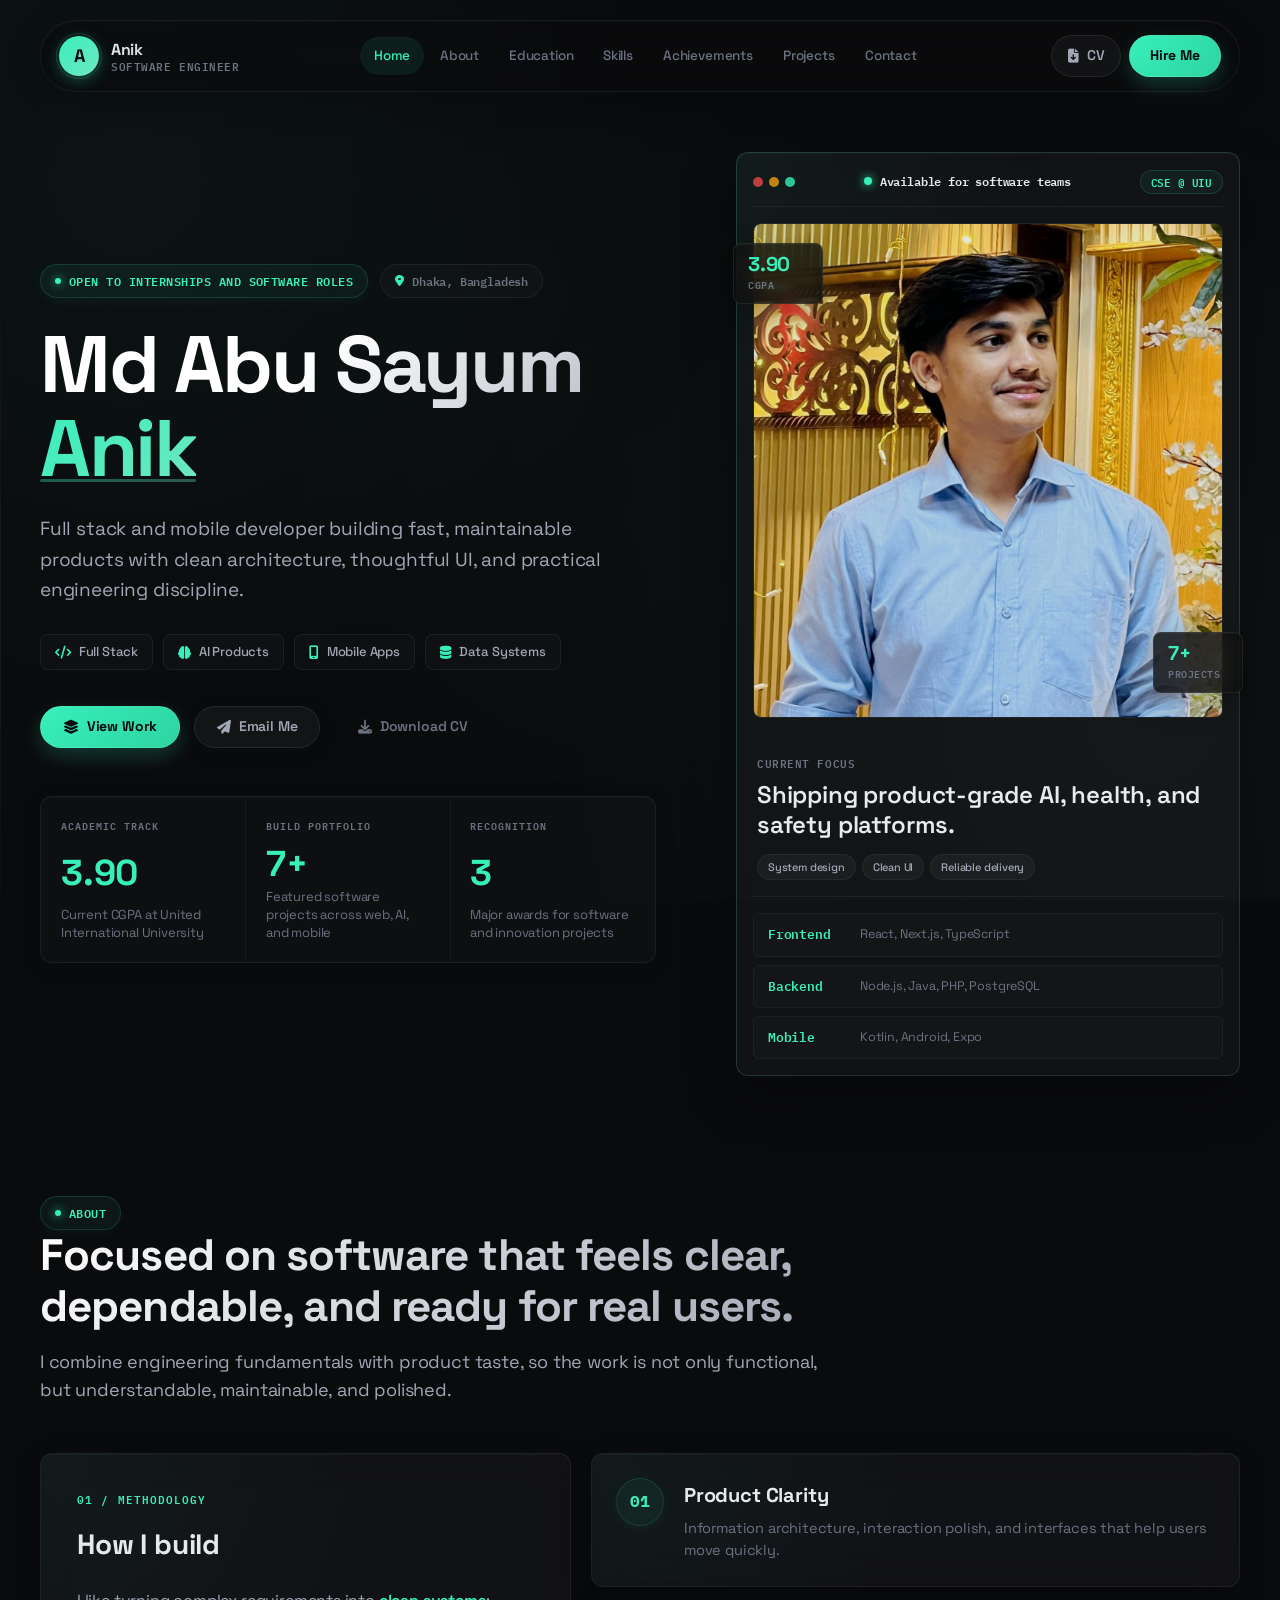
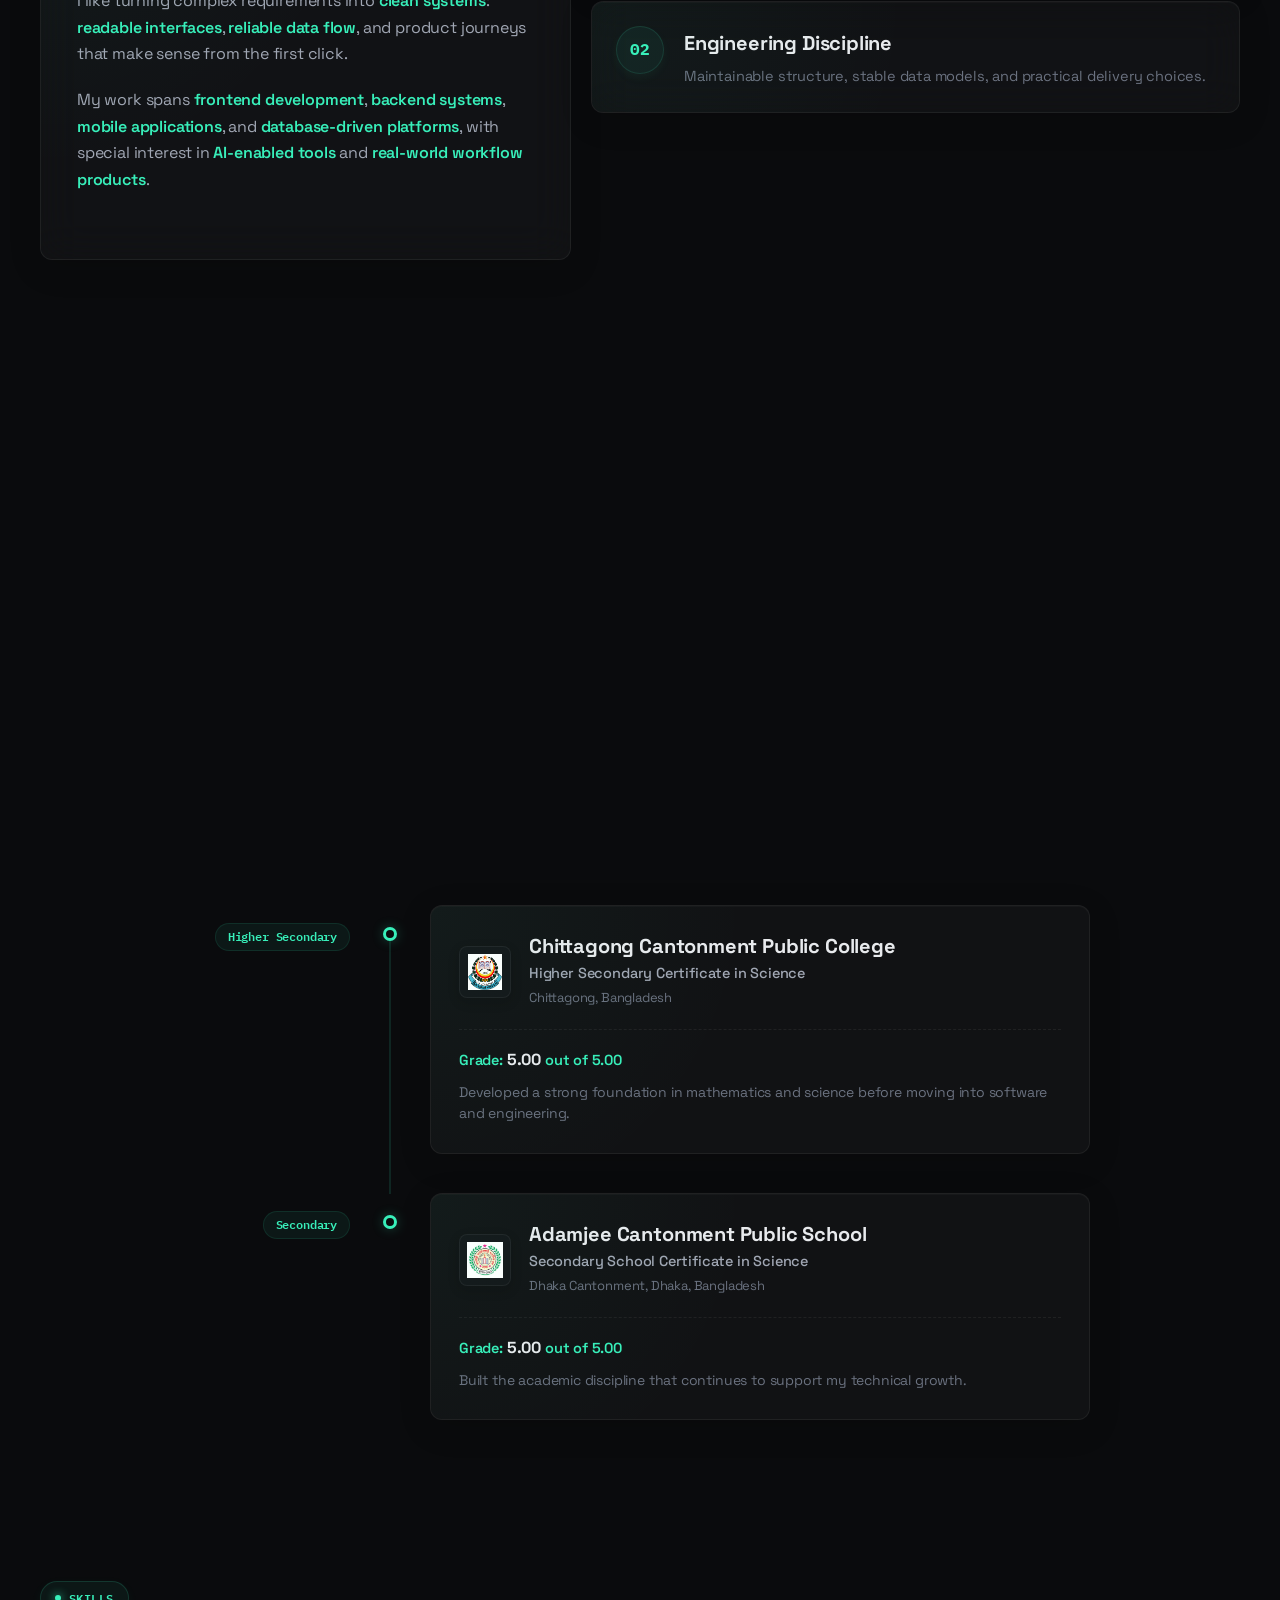
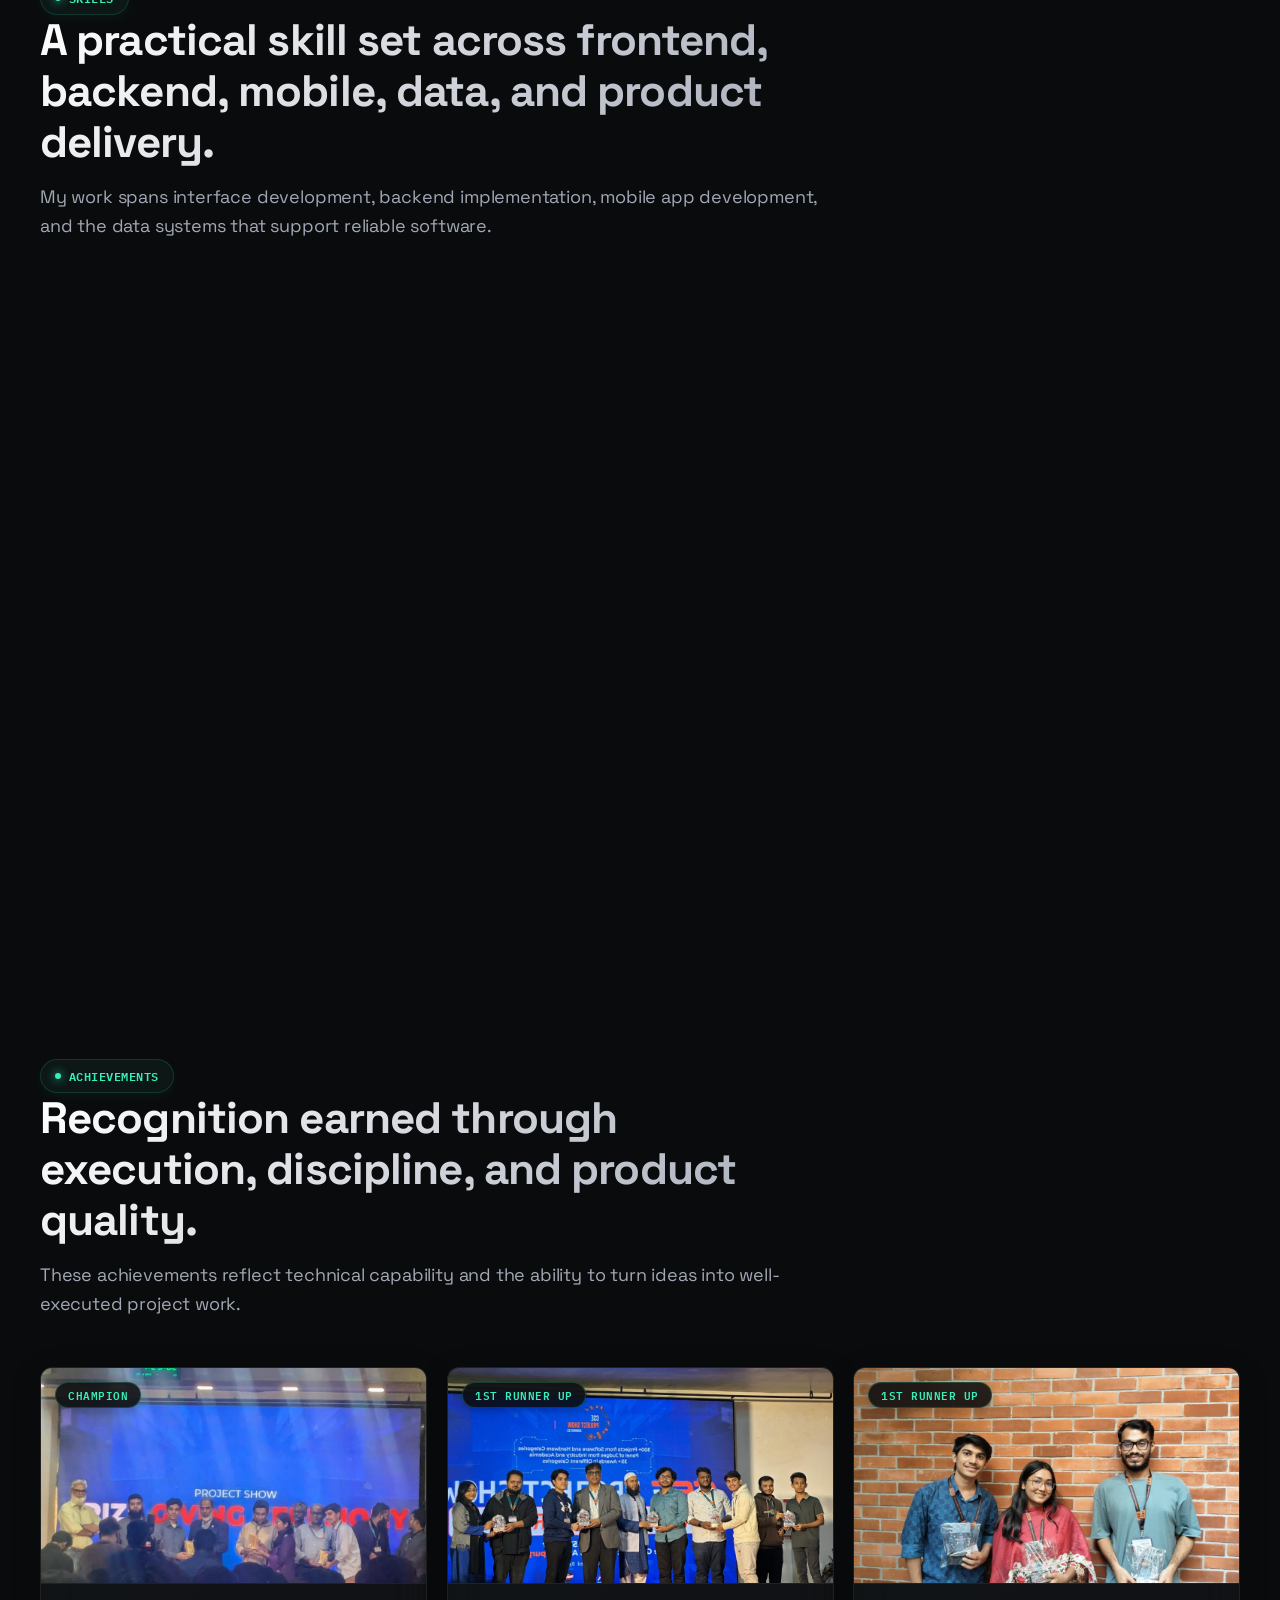
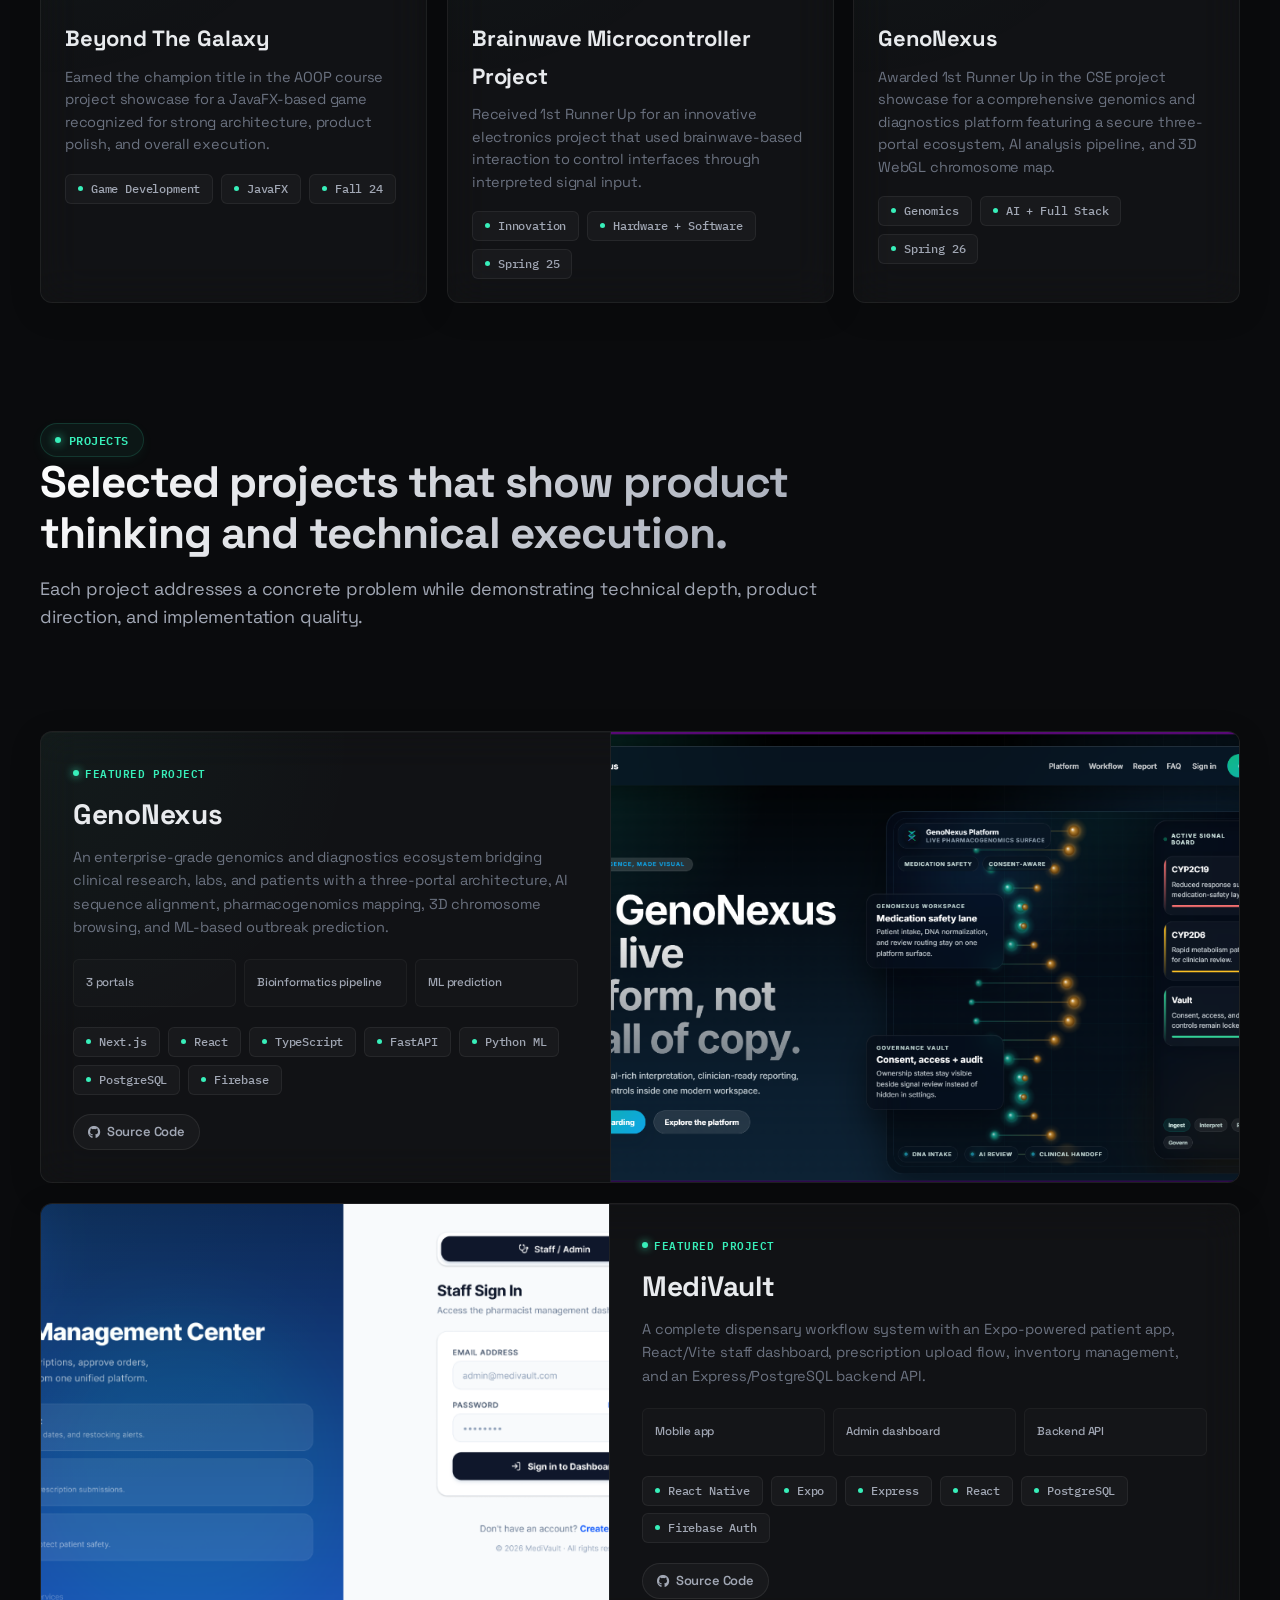
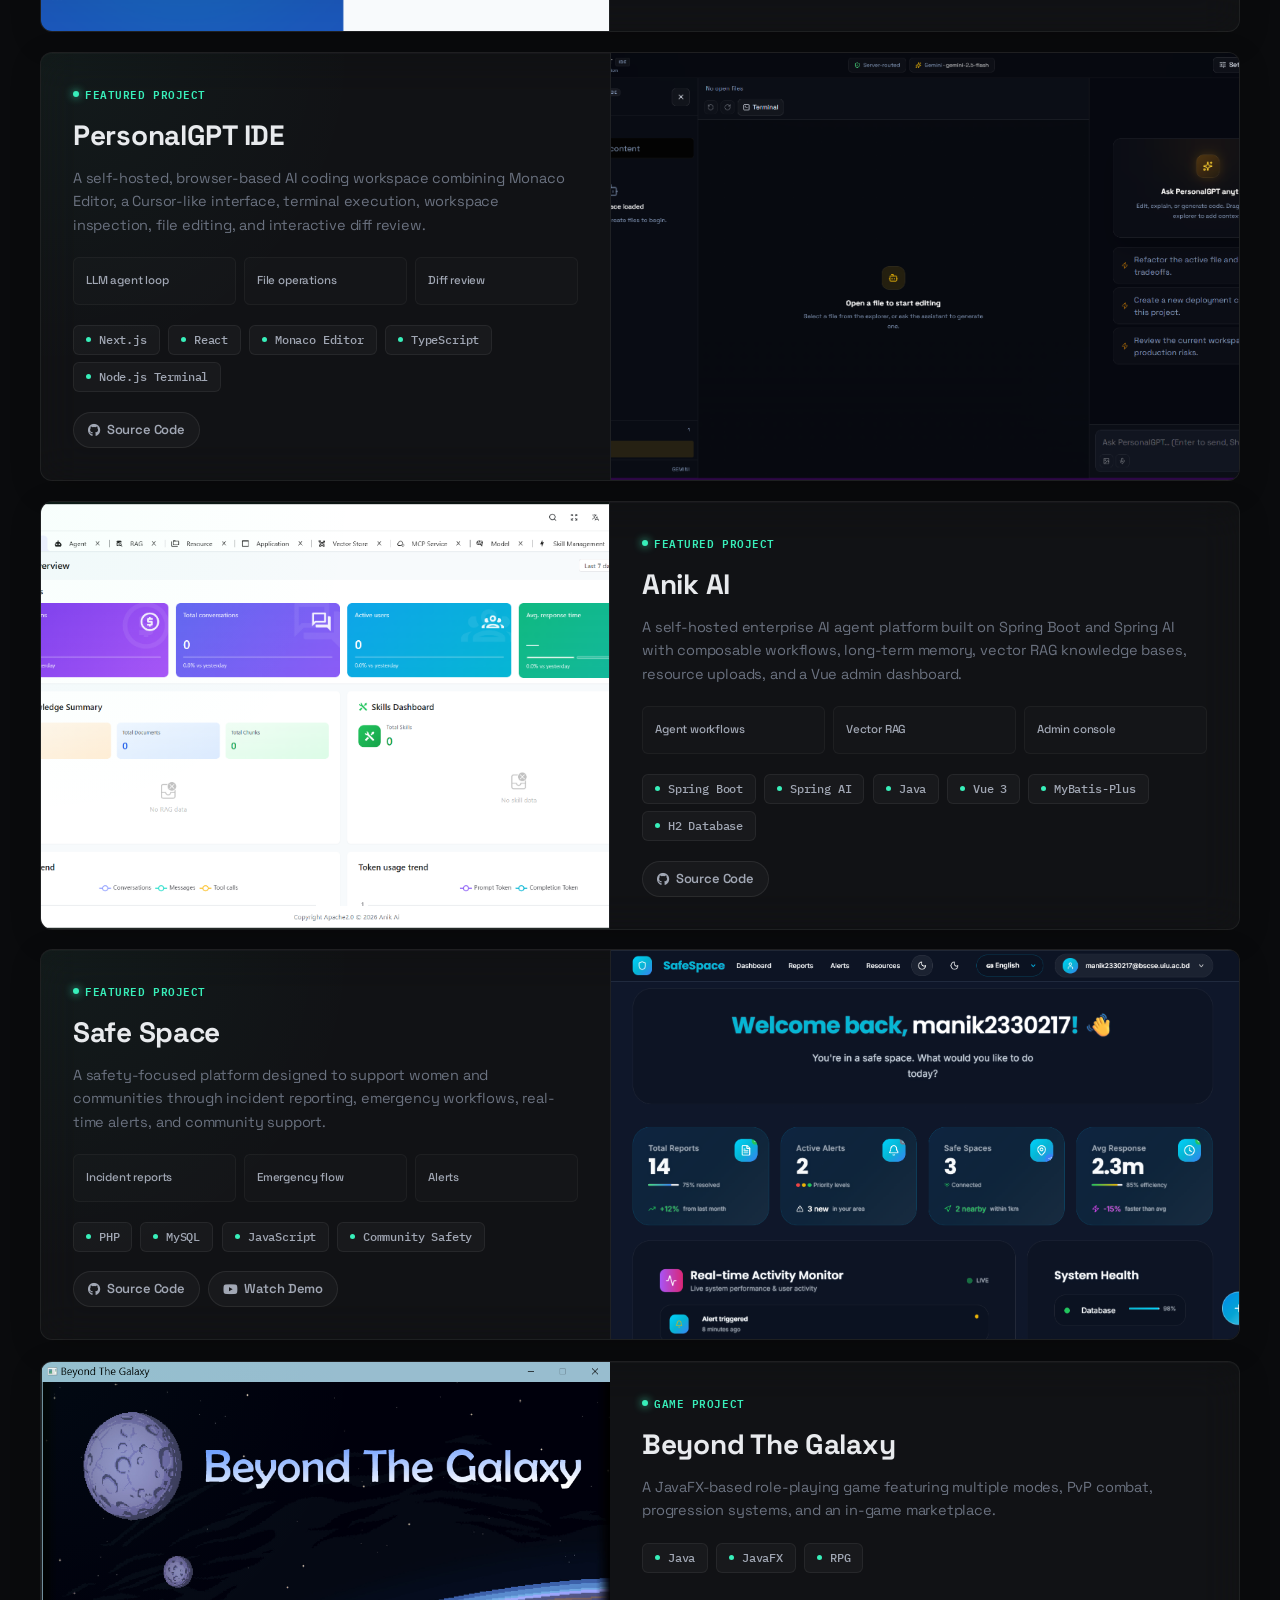
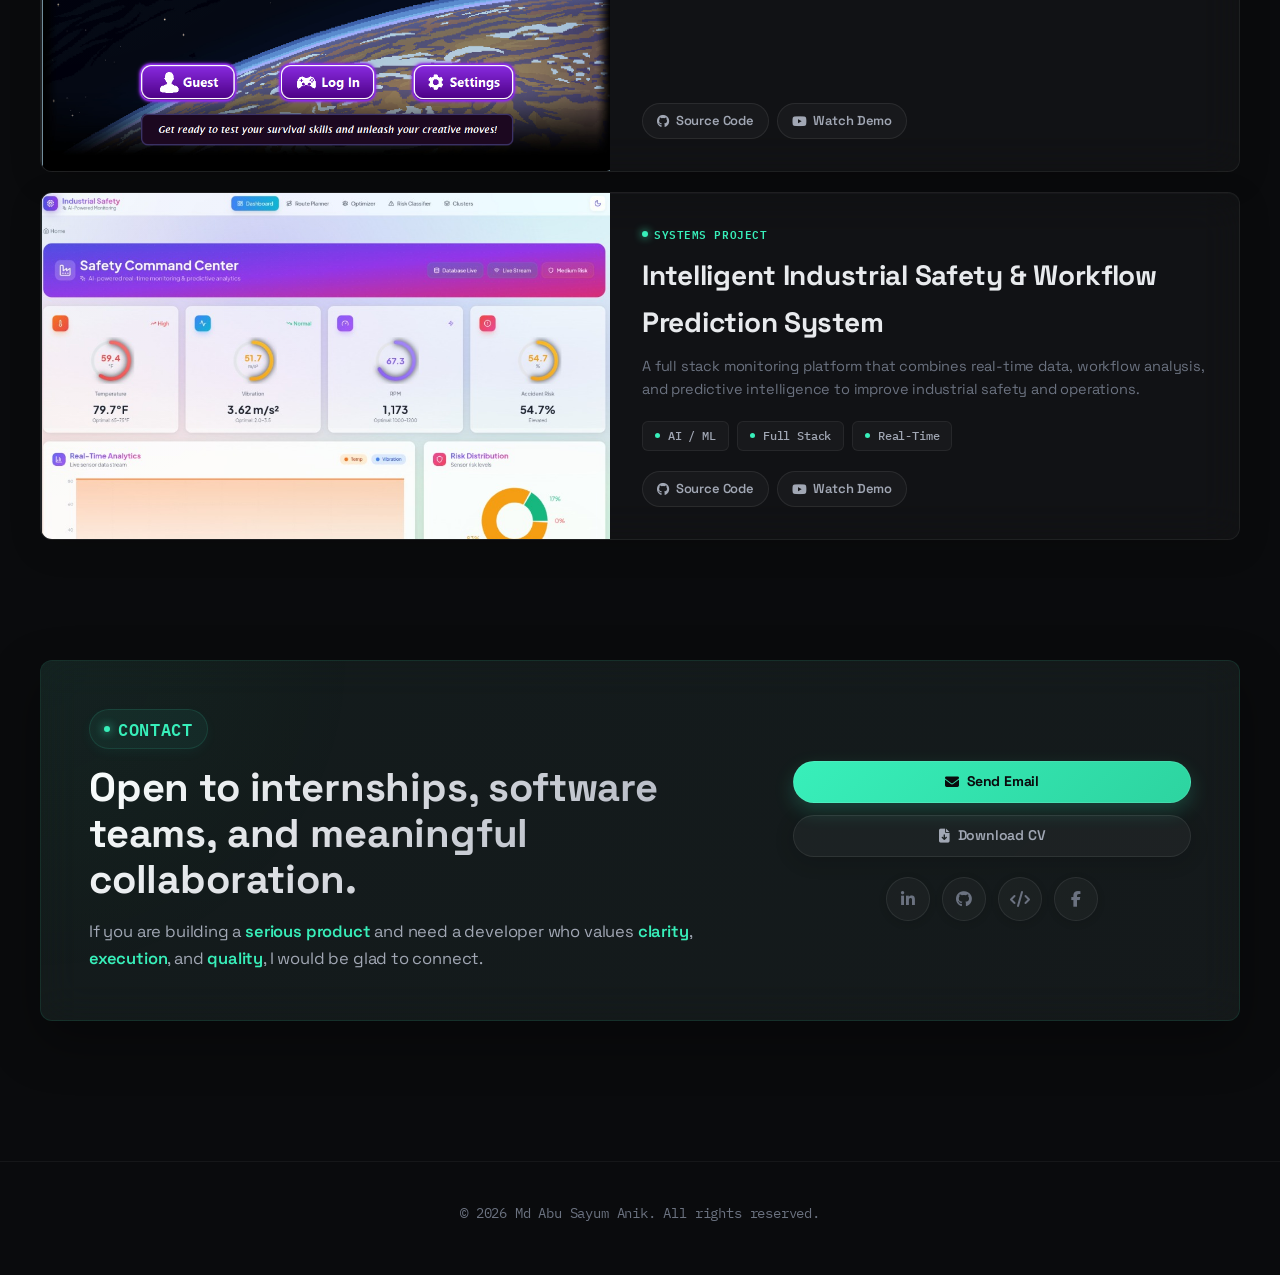
<file: index.html>
<!DOCTYPE html>
<html lang="en">

<head>
  <meta charset="UTF-8">
  <meta name="viewport" content="width=device-width, initial-scale=1.0">
  <title>Md Abu Sayum Anik | Full Stack & Mobile Developer</title>
  <meta name="description"
    content="Portfolio of Md Abu Sayum Anik - Software Engineer, Full Stack and Mobile Developer building reliable, scalable digital products.">
  <link rel="preconnect" href="https://fonts.googleapis.com">
  <link rel="preconnect" href="https://fonts.gstatic.com" crossorigin>
  <link
    href="https://fonts.googleapis.com/css2?family=Space+Grotesk:wght@400;500;600;700&family=IBM+Plex+Mono:wght@400;500;600&family=Inter:wght@400;500;600;700&display=swap"
    rel="stylesheet">
  <meta name="theme-color" content="#0a0b0d">
  <link rel="stylesheet" href="https://cdnjs.cloudflare.com/ajax/libs/font-awesome/6.4.0/css/all.min.css">
  <link rel="stylesheet" href="style.css">
</head>

<body>
  <div class="scroll-progress" id="scroll-progress" aria-hidden="true"></div>
  <div class="site-backdrop" aria-hidden="true"></div>

  <header class="site-header">
    <nav class="navbar" aria-label="Primary">
      <a href="#home" class="brand" aria-label="Anik portfolio home">
        <span class="brand-mark">A</span>
        <span class="brand-copy">
          <strong>Anik</strong>
          <small>Software Engineer</small>
        </span>
      </a>

      <ul class="nav-links" id="primary-navigation">
        <li><a href="#home" class="active">Home</a></li>
        <li><a href="#about">About</a></li>
        <li><a href="#education">Education</a></li>
        <li><a href="#skills">Skills</a></li>
        <li><a href="#achievements">Achievements</a></li>
        <li><a href="#projects">Projects</a></li>
        <li><a href="#contact">Contact</a></li>
      </ul>

      <div class="nav-actions">
        <a href="cv.html?download=1" class="nav-cv" target="_blank" rel="noreferrer">
          <i class="fa-solid fa-file-arrow-down" aria-hidden="true"></i>
          CV
        </a>
        <a href="#contact" class="nav-cta">Hire Me</a>
      </div>

      <button class="hamburger" type="button" aria-controls="primary-navigation" aria-expanded="false"
        aria-label="Open navigation menu">
        <span class="line1"></span>
        <span class="line2"></span>
        <span class="line3"></span>
      </button>
    </nav>
  </header>

  <main>
    <section id="home" class="hero">
      <div class="hero-copy reveal">
        <div class="hero-kicker">
          <p class="eyebrow">Open to internships and software roles</p>
          <span class="hero-location">
            <i class="fa-solid fa-location-dot" aria-hidden="true"></i>
            Dhaka, Bangladesh
          </span>
        </div>
        <h1>Md Abu Sayum <span>Anik</span></h1>
        <p class="hero-lede">
          Full stack and mobile developer building fast, maintainable products with clean architecture, thoughtful UI,
          and practical engineering discipline.
        </p>

        <div class="hero-specialties" aria-label="Core specialties">
          <span><i class="fa-solid fa-code" aria-hidden="true"></i> Full Stack</span>
          <span><i class="fa-solid fa-brain" aria-hidden="true"></i> AI Products</span>
          <span><i class="fa-solid fa-mobile-screen" aria-hidden="true"></i> Mobile Apps</span>
          <span><i class="fa-solid fa-database" aria-hidden="true"></i> Data Systems</span>
        </div>

        <div class="hero-actions">
          <a href="#projects" class="btn btn-primary">
            <i class="fa-solid fa-layer-group" aria-hidden="true"></i>
            View Work
          </a>
          <a href="mailto:mdabusayumanik123@gmail.com" class="btn btn-secondary">
            <i class="fa-solid fa-paper-plane" aria-hidden="true"></i>
            Email Me
          </a>
          <a href="cv.html?download=1" class="btn btn-ghost" target="_blank" rel="noreferrer">
            <i class="fa-solid fa-download" aria-hidden="true"></i>
            Download CV
          </a>
        </div>

        <div class="hero-proof" aria-label="Portfolio highlights">
          <div class="proof-item reveal" data-delay="1">
            <small>Academic track</small>
            <span data-count="3.90">3.90</span>
            <p>Current CGPA at United International University</p>
          </div>
          <div class="proof-item reveal" data-delay="2">
            <small>Build portfolio</small>
            <span data-count="7">7+</span>
            <p>Featured software projects across web, AI, and mobile</p>
          </div>
          <div class="proof-item reveal" data-delay="3">
            <small>Recognition</small>
            <span data-count="3">3</span>
            <p>Major awards for software and innovation projects</p>
          </div>
        </div>
      </div>

      <div class="hero-visual reveal">
        <div class="portrait-panel">
          <div class="portrait-header">
            <div class="window-controls" aria-hidden="true">
              <span class="dot red"></span>
              <span class="dot yellow"></span>
              <span class="dot green"></span>
            </div>
            <div class="portrait-topline">
              <span class="status-dot"></span>
              <span>Available for software teams</span>
            </div>
            <span class="portrait-code">CSE @ UIU</span>
          </div>
          <div class="portrait-stage">
            <div class="portrait-frame">
              <img src="profile.jpeg" alt="Md Abu Sayum Anik portrait">
            </div>
            <div class="portrait-badge portrait-badge-top">
              <strong>3.90</strong>
              <span>CGPA</span>
            </div>
            <div class="portrait-badge portrait-badge-bottom">
              <strong>7+</strong>
              <span>Projects</span>
            </div>
          </div>
          <div class="portrait-copy">
            <p>Current focus</p>
            <h2>Shipping product-grade AI, health, and safety platforms.</h2>
            <div class="portrait-focus">
              <span>System design</span>
              <span>Clean UI</span>
              <span>Reliable delivery</span>
            </div>
          </div>
          <dl class="profile-signals">
            <div>
              <dt>Frontend</dt>
              <dd>React, Next.js, TypeScript</dd>
            </div>
            <div>
              <dt>Backend</dt>
              <dd>Node.js, Java, PHP, PostgreSQL</dd>
            </div>
            <div>
              <dt>Mobile</dt>
              <dd>Kotlin, Android, Expo</dd>
            </div>
          </dl>
        </div>
      </div>
    </section>

    <section id="about" class="section">
      <div class="section-heading reveal">
        <p class="eyebrow">About</p>
        <h2>Focused on software that feels clear, dependable, and ready for real users.</h2>
        <p class="section-intro">
          I combine engineering fundamentals with product taste, so the work is not only functional, but understandable,
          maintainable, and polished.
        </p>
      </div>

      <div class="about-grid">
        <article class="about-panel reveal" data-delay="1">
          <span class="panel-kicker">01 / Methodology</span>
          <h3>How I build</h3>
          <p>
            I like turning complex requirements into <strong class="text-highlight">clean systems</strong>: <strong class="text-highlight">readable interfaces</strong>, <strong class="text-highlight">reliable data flow</strong>, and product journeys that make sense from the first click.
          </p>
          <p>
            My work spans <strong class="text-highlight">frontend development</strong>, <strong class="text-highlight">backend systems</strong>, <strong class="text-highlight">mobile applications</strong>, and <strong class="text-highlight">database-driven platforms</strong>, with special interest in <strong class="text-highlight">AI-enabled tools</strong> and <strong class="text-highlight">real-world workflow products</strong>.
          </p>
        </article>

        <div class="operating-grid">
          <article class="operating-item reveal" data-delay="1">
            <span class="operating-num">01</span>
            <div class="operating-content">
              <h3>Product Clarity</h3>
              <p>Information architecture, interaction polish, and interfaces that help users move quickly.</p>
            </div>
          </article>
          <article class="operating-item reveal" data-delay="2">
            <span class="operating-num">02</span>
            <div class="operating-content">
              <h3>Engineering Discipline</h3>
              <p>Maintainable structure, stable data models, and practical delivery choices.</p>
            </div>
          </article>
          <article class="operating-item reveal" data-delay="3">
            <span class="operating-num">03</span>
            <div class="operating-content">
              <h3>Problem Solving</h3>
              <p>Competitive programming discipline applied to product and systems challenges.</p>
            </div>
          </article>
        </div>
      </div>
    </section>

    <section id="education" class="section">
      <div class="section-heading reveal">
        <p class="eyebrow">Education</p>
        <h2>An academic foundation built on consistency, discipline, and results.</h2>
        <p class="section-intro">
          Each stage reflects sustained performance, strong fundamentals, and steady commitment to technical growth.
        </p>
      </div>

      <div class="education-timeline">
        
        <!-- Timeline Item 1 -->
        <div class="timeline-item reveal" data-delay="1">
          <div class="timeline-meta">
            <span class="edu-period">2023 - Present</span>
          </div>
          <div class="timeline-indicator" aria-hidden="true">
            <div class="timeline-dot"></div>
            <div class="timeline-line"></div>
          </div>
          <div class="education-card-wrapper">
            <a href="https://www.uiu.ac.bd/" target="_blank" rel="noreferrer" class="education-card">
              <div class="education-header">
                <div class="edu-icon">
                  <img src="uiu-logo.png" alt="UIU logo">
                </div>
                <div class="edu-title-group">
                  <h3>United International University</h3>
                  <h4>Bachelor of Science in Computer Science and Engineering</h4>
                  <p class="edu-meta">Dhaka, Bangladesh</p>
                </div>
              </div>
              <div class="education-body">
                <p class="edu-grade">Current CGPA: <strong>3.90</strong> out of 4.00</p>
                <p class="edu-note">Awarded multiple merit-based scholarships, including 100%, 50%, and 25% tuition waivers.</p>
              </div>
            </a>
          </div>
        </div>

        <!-- Timeline Item 2 -->
        <div class="timeline-item reveal" data-delay="2">
          <div class="timeline-meta">
            <span class="edu-period">Higher Secondary</span>
          </div>
          <div class="timeline-indicator" aria-hidden="true">
            <div class="timeline-dot"></div>
            <div class="timeline-line"></div>
          </div>
          <div class="education-card-wrapper">
            <a href="https://ccpc.edu.bd/" target="_blank" rel="noreferrer" class="education-card">
              <div class="education-header">
                <div class="edu-icon">
                  <img src="ccpc-logo.png" alt="CCPC logo">
                </div>
                <div class="edu-title-group">
                  <h3>Chittagong Cantonment Public College</h3>
                  <h4>Higher Secondary Certificate in Science</h4>
                  <p class="edu-meta">Chittagong, Bangladesh</p>
                </div>
              </div>
              <div class="education-body">
                <p class="edu-grade">Grade: <strong>5.00</strong> out of 5.00</p>
                <p class="edu-note">Developed a strong foundation in mathematics and science before moving into software and engineering.</p>
              </div>
            </a>
          </div>
        </div>

        <!-- Timeline Item 3 -->
        <div class="timeline-item reveal" data-delay="3">
          <div class="timeline-meta">
            <span class="edu-period">Secondary</span>
          </div>
          <div class="timeline-indicator" aria-hidden="true">
            <div class="timeline-dot"></div>
            <div class="timeline-line"></div>
          </div>
          <div class="education-card-wrapper">
            <a href="https://acps.edu.bd/" target="_blank" rel="noreferrer" class="education-card">
              <div class="education-header">
                <div class="edu-icon">
                  <img src="acps-logo.png" alt="ACPS logo">
                </div>
                <div class="edu-title-group">
                  <h3>Adamjee Cantonment Public School</h3>
                  <h4>Secondary School Certificate in Science</h4>
                  <p class="edu-meta">Dhaka Cantonment, Dhaka, Bangladesh</p>
                </div>
              </div>
              <div class="education-body">
                <p class="edu-grade">Grade: <strong>5.00</strong> out of 5.00</p>
                <p class="edu-note">Built the academic discipline that continues to support my technical growth.</p>
              </div>
            </a>
          </div>
        </div>

      </div>
    </section>

    <section id="skills" class="section">
      <div class="section-heading reveal">
        <p class="eyebrow">Skills</p>
        <h2>A practical skill set across frontend, backend, mobile, data, and product delivery.</h2>
        <p class="section-intro">
          My work spans interface development, backend implementation, mobile app development, and the data systems
          that support reliable software.
        </p>
      </div>

      <div class="capability-grid">
        <article class="capability-card reveal" data-delay="1">
          <div class="capability-icon"><i class="fab fa-react" aria-hidden="true"></i></div>
          <h3>Frontend Development</h3>
          <p>Responsive, accessible interfaces with clear structure and user-focused interaction design.</p>
          <div class="chip-row">
            <span>React</span>
            <span>Next.js</span>
            <span>JavaScript</span>
            <span>HTML5</span>
            <span>CSS3</span>
          </div>
        </article>

        <article class="capability-card reveal" data-delay="2">
          <div class="capability-icon"><i class="fas fa-server" aria-hidden="true"></i></div>
          <h3>Backend Engineering</h3>
          <p>Application logic and backend workflows that support robust, maintainable web products.</p>
          <div class="chip-row">
            <span>Node.js</span>
            <span>PHP</span>
            <span>Java</span>
            <span>C++</span>
            <span>Python</span>
          </div>
        </article>

        <article class="capability-card reveal" data-delay="3">
          <div class="capability-icon"><i class="fas fa-mobile-alt" aria-hidden="true"></i></div>
          <h3>Mobile Development</h3>
          <p>Native and cross-platform apps with clean UI, practical data handling, and smooth workflows.</p>
          <div class="chip-row">
            <span>Kotlin</span>
            <span>Android</span>
            <span>Jetpack Compose</span>
            <span>XML Layouts</span>
            <span>Expo</span>
          </div>
        </article>

        <article class="capability-card reveal" data-delay="4">
          <div class="capability-icon"><i class="fas fa-database" aria-hidden="true"></i></div>
          <h3>Data and Platform Services</h3>
          <p>Databases and connected services that improve reliability, data flow, and operational clarity.</p>
          <div class="chip-row">
            <span>MySQL</span>
            <span>PostgreSQL</span>
            <span>Firebase</span>
            <span>Real-Time Data</span>
            <span>API Design</span>
          </div>
        </article>

        <article class="capability-card reveal" data-delay="5">
          <div class="capability-icon"><i class="fas fa-lightbulb" aria-hidden="true"></i></div>
          <h3>Product and Delivery</h3>
          <p>Engineering discipline with design judgment to ship software that feels credible and complete.</p>
          <div class="chip-row">
            <span>Architecture</span>
            <span>Usability</span>
            <span>Problem Solving</span>
            <span>Execution</span>
          </div>
        </article>
      </div>
    </section>

    <section id="achievements" class="section">
      <div class="section-heading reveal">
        <p class="eyebrow">Achievements</p>
        <h2>Recognition earned through execution, discipline, and product quality.</h2>
        <p class="section-intro">
          These achievements reflect technical capability and the ability to turn ideas into well-executed project work.
        </p>
      </div>

      <div class="achievement-grid">
        <article class="achievement-card reveal" data-delay="1">
          <div class="achievement-media">
            <span class="card-label">Champion</span>
            <img src="achievement-btg.jpg" alt="Beyond The Galaxy award">
          </div>
          <div class="achievement-content">
            <h3>Beyond The Galaxy</h3>
            <p>
              Earned the champion title in the AOOP course project showcase for a JavaFX-based game recognized for
              strong architecture, product polish, and overall execution.
            </p>
            <div class="chip-row">
              <span>Game Development</span>
              <span>JavaFX</span>
              <span>Fall 24</span>
            </div>
          </div>
        </article>

        <article class="achievement-card reveal" data-delay="2">
          <div class="achievement-media">
            <span class="card-label">1st Runner Up</span>
            <img src="achievement-brainwave.jpg" alt="Brainwave Microcontroller award">
          </div>
          <div class="achievement-content">
            <h3>Brainwave Microcontroller Project</h3>
            <p>
              Received 1st Runner Up for an innovative electronics project that used brainwave-based interaction to
              control interfaces through interpreted signal input.
            </p>
            <div class="chip-row">
              <span>Innovation</span>
              <span>Hardware + Software</span>
              <span>Spring 25</span>
            </div>
          </div>
        </article>

        <article class="achievement-card reveal" data-delay="3">
          <div class="achievement-media">
            <span class="card-label">1st Runner Up</span>
            <img src="achievement-genonexus.jpg" alt="GenoNexus project award">
          </div>
          <div class="achievement-content">
            <h3>GenoNexus</h3>
            <p>
              Awarded 1st Runner Up in the CSE project showcase for a comprehensive genomics and diagnostics platform featuring a secure three-portal ecosystem, AI analysis pipeline, and 3D WebGL chromosome map.
            </p>
            <div class="chip-row">
              <span>Genomics</span>
              <span>AI + Full Stack</span>
              <span>Spring 26</span>
            </div>
          </div>
        </article>
      </div>
    </section>

    <section id="projects" class="section">
      <div class="section-heading reveal">
        <p class="eyebrow">Projects</p>
        <h2>Selected projects that show product thinking and technical execution.</h2>
        <p class="section-intro">
          Each project addresses a concrete problem while demonstrating technical depth, product direction, and
          implementation quality.
        </p>
      </div>

      <div class="project-toolbar reveal" aria-label="Project filters">
        <button class="filter-btn active" type="button" data-filter="all">All</button>
        <button class="filter-btn" type="button" data-filter="ai">AI</button>
        <button class="filter-btn" type="button" data-filter="health">Health</button>
        <button class="filter-btn" type="button" data-filter="mobile">Mobile</button>
        <button class="filter-btn" type="button" data-filter="systems">Systems</button>
        <button class="filter-btn" type="button" data-filter="game">Game</button>
      </div>

      <div class="project-grid">
        <article class="project-card featured-project reveal" data-category="ai health systems" data-delay="1">
          <div class="project-copy">
            <span class="project-tag">Featured Project</span>
            <h3>GenoNexus</h3>
            <p>
              An enterprise-grade genomics and diagnostics ecosystem bridging clinical research, labs, and patients with
              a three-portal architecture, AI sequence alignment, pharmacogenomics mapping, 3D chromosome browsing, and
              ML-based outbreak prediction.
            </p>
            <div class="project-meta">
              <span>3 portals</span>
              <span>Bioinformatics pipeline</span>
              <span>ML prediction</span>
            </div>
            <div class="chip-row">
              <span>Next.js</span>
              <span>React</span>
              <span>TypeScript</span>
              <span>FastAPI</span>
              <span>Python ML</span>
              <span>PostgreSQL</span>
              <span>Firebase</span>
            </div>
            <div class="project-links">
              <a href="https://github.com/Anik-tB/GENO_NEXUS" target="_blank" rel="noreferrer">
                <i class="fab fa-github" aria-hidden="true"></i>
                Source Code
              </a>
            </div>
          </div>
          <div class="project-media">
            <img src="genonexus-dashboard.png" alt="GenoNexus dashboard showing genomics and diagnostics analytics">
          </div>
        </article>

        <article class="project-card featured-project reveal" data-category="health mobile systems" data-delay="2">
          <div class="project-copy">
            <span class="project-tag">Featured Project</span>
            <h3>MediVault</h3>
            <p>
              A complete dispensary workflow system with an Expo-powered patient app, React/Vite staff dashboard,
              prescription upload flow, inventory management, and an Express/PostgreSQL backend API.
            </p>
            <div class="project-meta">
              <span>Mobile app</span>
              <span>Admin dashboard</span>
              <span>Backend API</span>
            </div>
            <div class="chip-row">
              <span>React Native</span>
              <span>Expo</span>
              <span>Express</span>
              <span>React</span>
              <span>PostgreSQL</span>
              <span>Firebase Auth</span>
            </div>
            <div class="project-links">
              <a href="https://github.com/Anik-tB/MediVault" target="_blank" rel="noreferrer">
                <i class="fab fa-github" aria-hidden="true"></i>
                Source Code
              </a>
            </div>
          </div>
          <div class="project-media">
            <img src="medivault-dashboard.png" alt="MediVault mobile app and staff admin web dashboard">
          </div>
        </article>

        <article class="project-card featured-project reveal" data-category="ai systems" data-delay="3">
          <div class="project-copy">
            <span class="project-tag">Featured Project</span>
            <h3>PersonalGPT IDE</h3>
            <p>
              A self-hosted, browser-based AI coding workspace combining Monaco Editor, a Cursor-like interface,
              terminal execution, workspace inspection, file editing, and interactive diff review.
            </p>
            <div class="project-meta">
              <span>LLM agent loop</span>
              <span>File operations</span>
              <span>Diff review</span>
            </div>
            <div class="chip-row">
              <span>Next.js</span>
              <span>React</span>
              <span>Monaco Editor</span>
              <span>TypeScript</span>
              <span>Node.js Terminal</span>
            </div>
            <div class="project-links">
              <a href="https://github.com/Anik-tB/PersonalGPT-IDE" target="_blank" rel="noreferrer">
                <i class="fab fa-github" aria-hidden="true"></i>
                Source Code
              </a>
            </div>
          </div>
          <div class="project-media">
            <img src="personalgpt-dashboard.png" alt="PersonalGPT IDE code workspace and AI agent chat">
          </div>
        </article>

        <article class="project-card featured-project reveal" data-category="ai systems" data-delay="4">
          <div class="project-copy">
            <span class="project-tag">Featured Project</span>
            <h3>Anik AI</h3>
            <p>
              A self-hosted enterprise AI agent platform built on Spring Boot and Spring AI with composable workflows,
              long-term memory, vector RAG knowledge bases, resource uploads, and a Vue admin dashboard.
            </p>
            <div class="project-meta">
              <span>Agent workflows</span>
              <span>Vector RAG</span>
              <span>Admin console</span>
            </div>
            <div class="chip-row">
              <span>Spring Boot</span>
              <span>Spring AI</span>
              <span>Java</span>
              <span>Vue 3</span>
              <span>MyBatis-Plus</span>
              <span>H2 Database</span>
            </div>
            <div class="project-links">
              <a href="https://github.com/Anik-tB/anik-ai" target="_blank" rel="noreferrer">
                <i class="fab fa-github" aria-hidden="true"></i>
                Source Code
              </a>
            </div>
          </div>
          <div class="project-media">
            <img src="anikai-dashboard.png" alt="Anik AI agent platform dashboard and workflow editor">
          </div>
        </article>

        <article class="project-card featured-project reveal" data-category="systems" data-delay="5">
          <div class="project-copy">
            <span class="project-tag">Featured Project</span>
            <h3>Safe Space</h3>
            <p>
              A safety-focused platform designed to support women and communities through incident reporting, emergency
              workflows, real-time alerts, and community support.
            </p>
            <div class="project-meta">
              <span>Incident reports</span>
              <span>Emergency flow</span>
              <span>Alerts</span>
            </div>
            <div class="chip-row">
              <span>PHP</span>
              <span>MySQL</span>
              <span>JavaScript</span>
              <span>Community Safety</span>
            </div>
            <div class="project-links">
              <a href="https://github.com/Anik-tB/space-login" target="_blank" rel="noreferrer">
                <i class="fab fa-github" aria-hidden="true"></i>
                Source Code
              </a>
              <a href="https://youtu.be/4q2guKDmXN0" target="_blank" rel="noreferrer">
                <i class="fab fa-youtube" aria-hidden="true"></i>
                Watch Demo
              </a>
            </div>
          </div>
          <div class="project-media">
            <img src="safespace-dashboard.png"
              alt="Safe Space dashboard showing reports, alerts, and community safety features">
          </div>
        </article>

        <article class="project-card reveal" data-category="game" data-delay="6">
          <div class="project-media">
            <img src="beyondthegalaxy.png" alt="Beyond The Galaxy project">
          </div>
          <div class="project-copy">
            <span class="project-tag">Game Project</span>
            <h3>Beyond The Galaxy</h3>
            <p>
              A JavaFX-based role-playing game featuring multiple modes, PvP combat, progression systems, and an
              in-game marketplace.
            </p>
            <div class="chip-row">
              <span>Java</span>
              <span>JavaFX</span>
              <span>RPG</span>
            </div>
            <div class="project-links">
              <a href="https://github.com/Anik-tB/FinalBTG" target="_blank" rel="noreferrer">
                <i class="fab fa-github" aria-hidden="true"></i>
                Source Code
              </a>
              <a href="https://youtu.be/hDRxOb0d7O4" target="_blank" rel="noreferrer">
                <i class="fab fa-youtube" aria-hidden="true"></i>
                Watch Demo
              </a>
            </div>
          </div>
        </article>

        <article class="project-card reveal" data-category="ai systems" data-delay="7">
          <div class="project-media">
            <img src="iiswps-dashboard.png"
              alt="IISWPS Safety Command Center dashboard with real-time monitoring and analytics">
          </div>
          <div class="project-copy">
            <span class="project-tag">Systems Project</span>
            <h3>Intelligent Industrial Safety & Workflow Prediction System</h3>
            <p>
              A full stack monitoring platform that combines real-time data, workflow analysis, and predictive
              intelligence to improve industrial safety and operations.
            </p>
            <div class="chip-row">
              <span>AI / ML</span>
              <span>Full Stack</span>
              <span>Real-Time</span>
            </div>
            <div class="project-links">
              <a href="https://github.com/Anik-tB/IISWPS" target="_blank" rel="noreferrer">
                <i class="fab fa-github" aria-hidden="true"></i>
                Source Code
              </a>
              <a href="https://youtu.be/avzAtd8szAU" target="_blank" rel="noreferrer">
                <i class="fab fa-youtube" aria-hidden="true"></i>
                Watch Demo
              </a>
            </div>
          </div>
        </article>
      </div>
    </section>

    <section id="contact" class="section contact-section">
      <div class="contact-card reveal">
        <div class="contact-copy">
          <p class="eyebrow">Contact</p>
          <h2>Open to internships, software teams, and meaningful collaboration.</h2>
          <p>
            If you are building a <strong class="text-highlight">serious product</strong> and need a developer who values <strong class="text-highlight">clarity</strong>, <strong class="text-highlight">execution</strong>, and <strong class="text-highlight">quality</strong>, I would be glad to connect.
          </p>
        </div>

        <div class="contact-actions">
          <a href="mailto:mdabusayumanik123@gmail.com" class="btn btn-primary">
            <i class="fa-solid fa-envelope" aria-hidden="true"></i>
            Send Email
          </a>
          <a href="cv.html?download=1" class="btn btn-secondary" target="_blank" rel="noreferrer">
            <i class="fa-solid fa-file-arrow-down" aria-hidden="true"></i>
            Download CV
          </a>
          <div class="contact-links">
            <a href="https://www.linkedin.com/in/md-abu-sayum-anik-2a431b295?utm_source=share&utm_campaign=share_via&utm_content=profile&utm_medium=android_app"
              target="_blank" rel="noreferrer" aria-label="LinkedIn">
              <i class="fab fa-linkedin-in" aria-hidden="true"></i>
            </a>
            <a href="https://github.com/Anik-tB/" target="_blank" rel="noreferrer" aria-label="GitHub">
              <i class="fab fa-github" aria-hidden="true"></i>
            </a>
            <a href="https://codeforces.com/profile/aDistraction-null" target="_blank" rel="noreferrer"
              aria-label="Codeforces">
              <i class="fas fa-code" aria-hidden="true"></i>
            </a>
            <a href="https://www.facebook.com/share/1CD6nUzrwJ/" target="_blank" rel="noreferrer" aria-label="Facebook">
              <i class="fab fa-facebook-f" aria-hidden="true"></i>
            </a>
          </div>
        </div>
      </div>
    </section>
  </main>

  <footer class="site-footer">
    <p>&copy; 2026 Md Abu Sayum Anik. All rights reserved.</p>
  </footer>

  <script src="script.js"></script>
</body>

</html>
</file>
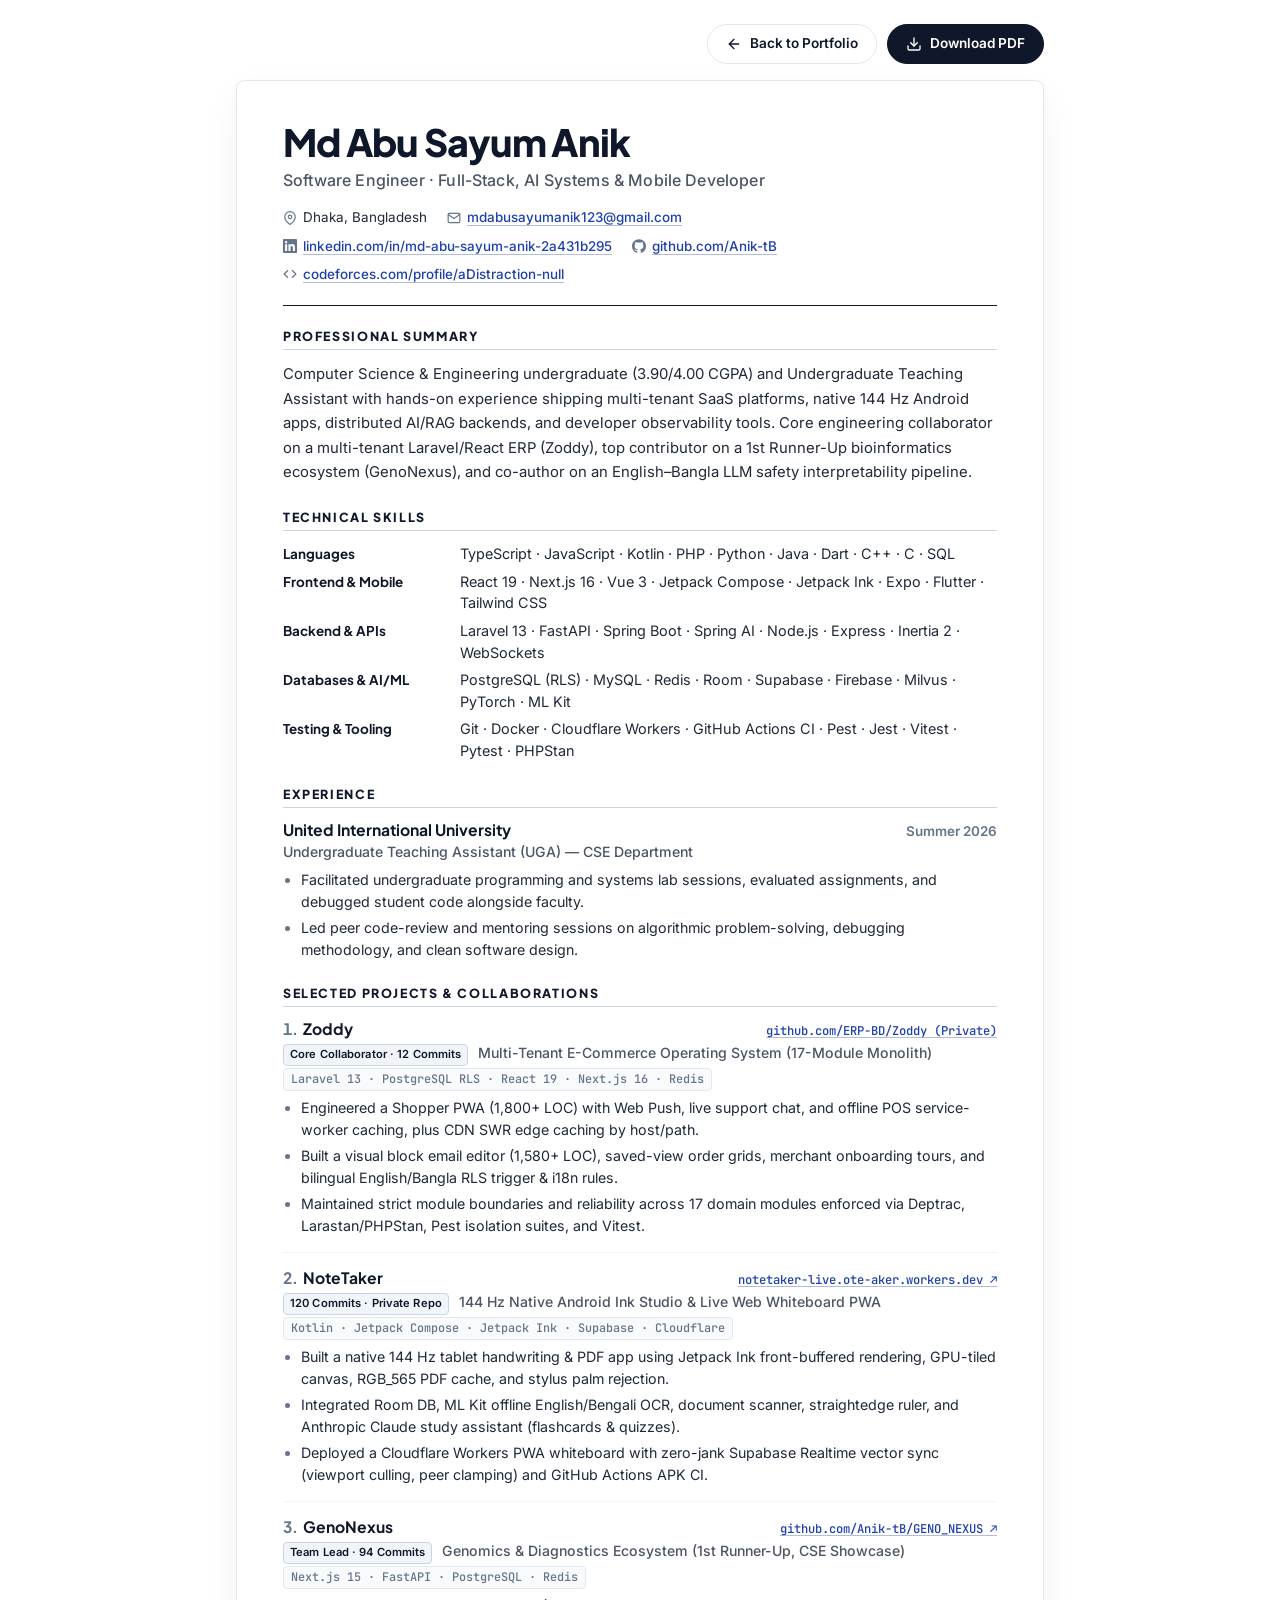
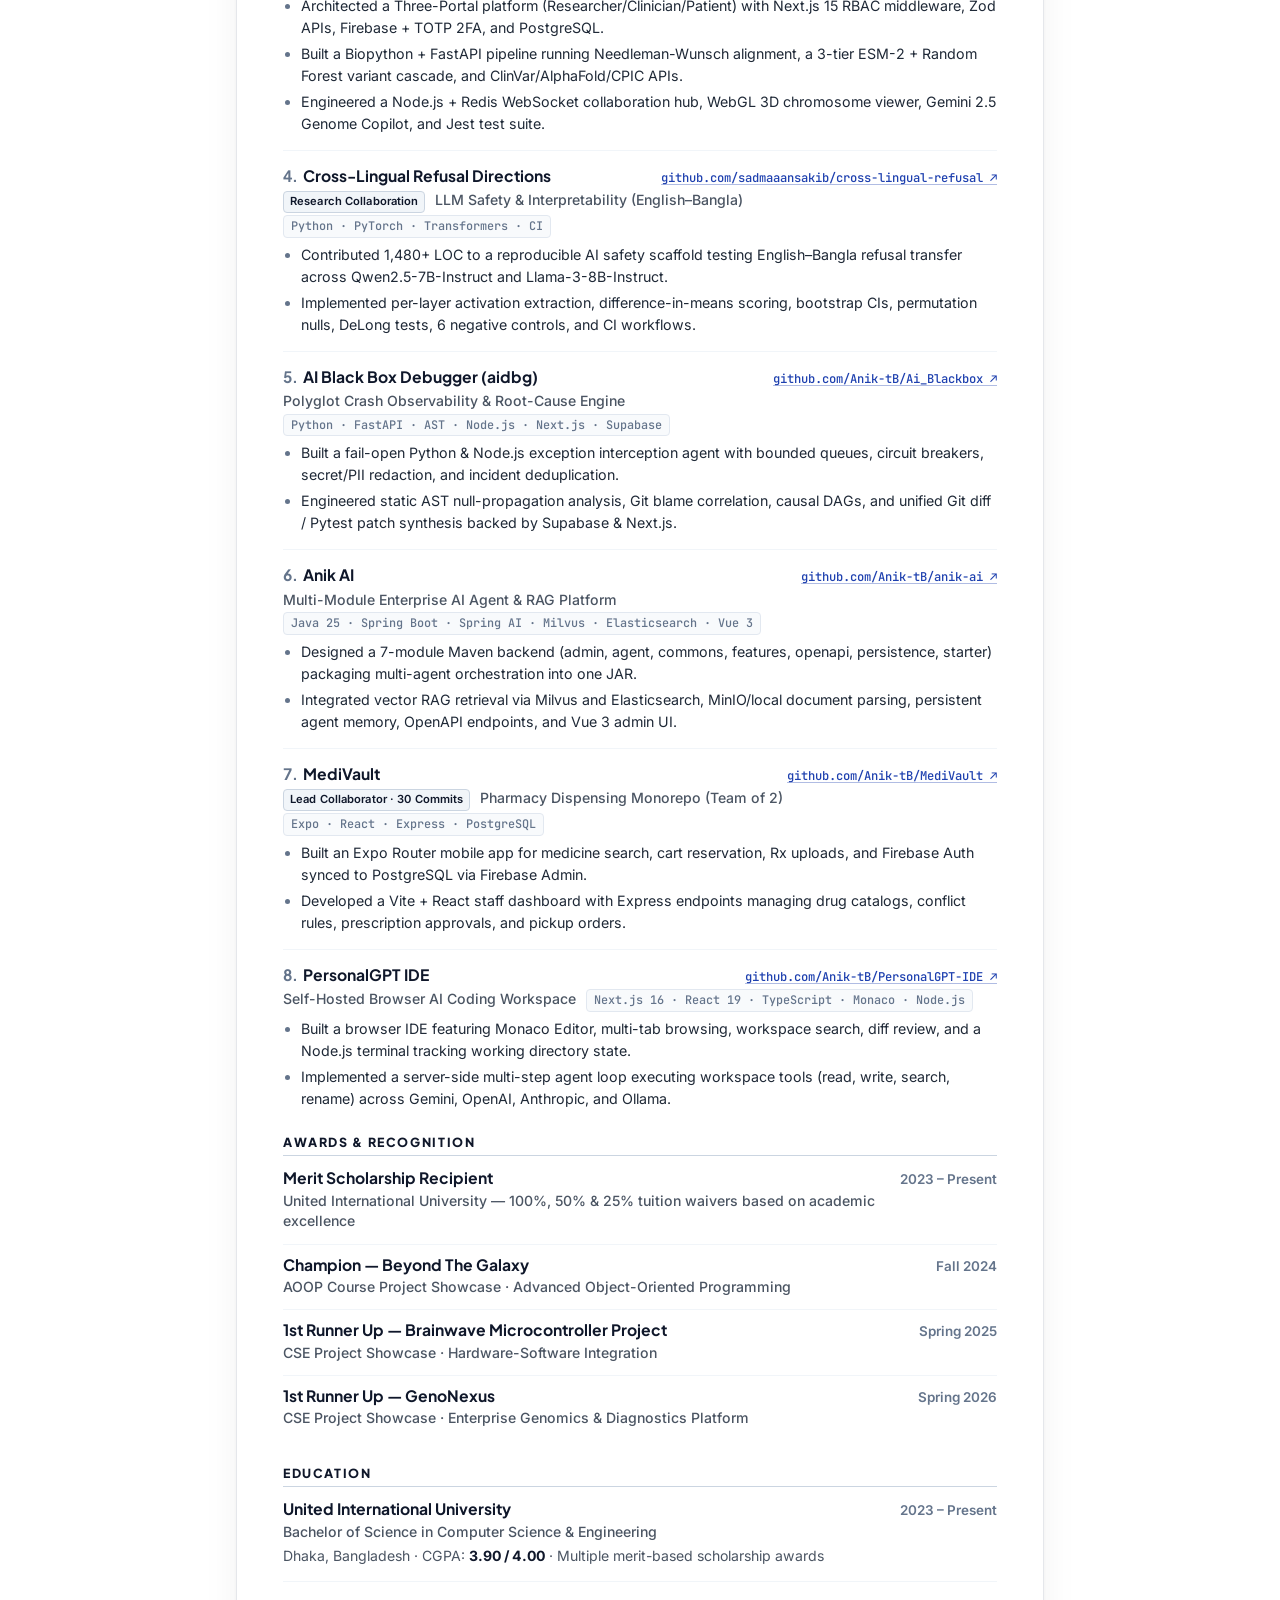
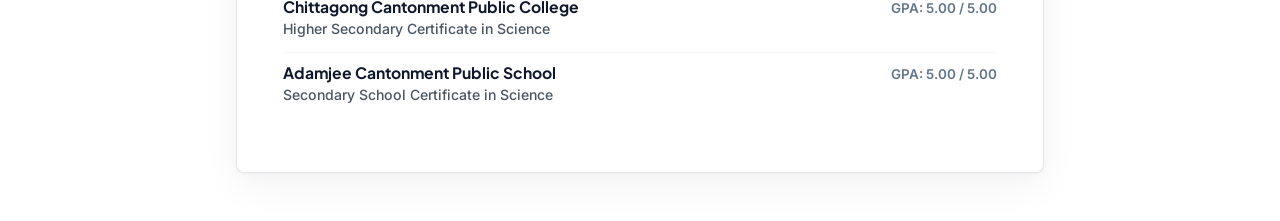
<file: cv.html>
<!DOCTYPE html>
<html lang="en">

<head>
  <meta charset="UTF-8">
  <meta name="viewport" content="width=device-width, initial-scale=1.0">
  <title>Md Abu Sayum Anik | Resume</title>
  <meta name="description" content="Professional resume of Md Abu Sayum Anik — Full Stack Developer and Computer Science student.">
  <link rel="preconnect" href="https://fonts.googleapis.com">
  <link rel="preconnect" href="https://fonts.gstatic.com" crossorigin>
  <link
    href="https://fonts.googleapis.com/css2?family=Plus+Jakarta+Sans:wght@400;500;600;700;800&family=Inter:wght@400;500;600;700&family=JetBrains+Mono:wght@400;500;600;700&family=Source+Sans+3:wght@400;600;700&display=swap"
    rel="stylesheet">
  <link rel="stylesheet" href="cv.css">
</head>

<body>
  <!-- Toolbar -->
  <div class="cv-toolbar no-print">
    <a href="index.html" class="toolbar-link">
      <svg width="16" height="16" viewBox="0 0 24 24" fill="none" stroke="currentColor" stroke-width="2"
        stroke-linecap="round" stroke-linejoin="round">
        <path d="M19 12H5" />
        <path d="M12 5l-7 7 7 7" />
      </svg>
      Back to Portfolio
    </a>
    <button class="toolbar-button" type="button" id="print-cv">
      <svg width="16" height="16" viewBox="0 0 24 24" fill="none" stroke="currentColor" stroke-width="2"
        stroke-linecap="round" stroke-linejoin="round">
        <path d="M21 15v4a2 2 0 01-2 2H5a2 2 0 01-2-2v-4" />
        <polyline points="7 10 12 15 17 10" />
        <line x1="12" y1="15" x2="12" y2="3" />
      </svg>
      Download PDF
    </button>
  </div>

  <main class="resume-page">
    <article class="resume-sheet">

      <!-- ═══════════════ HEADER BANNER ═══════════════ -->
      <header class="resume-header">
        <div class="header-content">
          <h1>Md Abu Sayum Anik</h1>
          <p class="role">Software Engineer · Full-Stack, AI Systems & Mobile Developer</p>
          <ul class="contact-row">
            <li>
              <svg width="14" height="14" viewBox="0 0 24 24" fill="none" stroke="currentColor" stroke-width="2"
                stroke-linecap="round" stroke-linejoin="round">
                <path d="M21 10c0 7-9 13-9 13s-9-6-9-13a9 9 0 0118 0z" />
                <circle cx="12" cy="10" r="3" />
              </svg>
              Dhaka, Bangladesh
            </li>
            <li>
              <svg width="14" height="14" viewBox="0 0 24 24" fill="none" stroke="currentColor" stroke-width="2"
                stroke-linecap="round" stroke-linejoin="round">
                <path d="M4 4h16c1.1 0 2 .9 2 2v12c0 1.1-.9 2-2 2H4c-1.1 0-2-.9-2-2V6c0-1.1.9-2 2-2z" />
                <polyline points="22,6 12,13 2,6" />
              </svg>
              <a href="mailto:mdabusayumanik123@gmail.com">mdabusayumanik123@gmail.com</a>
            </li>
            <li>
              <svg width="14" height="14" viewBox="0 0 24 24" fill="currentColor">
                <path
                  d="M20.447 20.452h-3.554v-5.569c0-1.328-.027-3.037-1.852-3.037-1.853 0-2.136 1.445-2.136 2.939v5.667H9.351V9h3.414v1.561h.046c.477-.9 1.637-1.85 3.37-1.85 3.601 0 4.267 2.37 4.267 5.455v6.286zM5.337 7.433a2.062 2.062 0 01-2.063-2.065 2.064 2.064 0 112.063 2.065zm1.782 13.019H3.555V9h3.564v11.452zM22.225 0H1.771C.792 0 0 .774 0 1.729v20.542C0 23.227.792 24 1.771 24h20.451C23.2 24 24 23.227 24 22.271V1.729C24 .774 23.2 0 22.222 0h.003z" />
              </svg>
              <a href="https://www.linkedin.com/in/md-abu-sayum-anik-2a431b295" target="_blank"
                rel="noreferrer">linkedin.com/in/md-abu-sayum-anik-2a431b295</a>
            </li>
            <li>
              <svg width="14" height="14" viewBox="0 0 24 24" fill="currentColor">
                <path
                  d="M12 .297c-6.63 0-12 5.373-12 12 0 5.303 3.438 9.8 8.205 11.385.6.113.82-.258.82-.577 0-.285-.01-1.04-.015-2.04-3.338.724-4.042-1.61-4.042-1.61C4.422 18.07 3.633 17.7 3.633 17.7c-1.087-.744.084-.729.084-.729 1.205.084 1.838 1.236 1.838 1.236 1.07 1.835 2.809 1.305 3.495.998.108-.776.417-1.305.76-1.605-2.665-.3-5.466-1.332-5.466-5.93 0-1.31.465-2.38 1.235-3.22-.135-.303-.54-1.523.105-3.176 0 0 1.005-.322 3.3 1.23.96-.267 1.98-.399 3-.405 1.02.006 2.04.138 3 .405 2.28-1.552 3.285-1.23 3.285-1.23.645 1.653.24 2.873.12 3.176.765.84 1.23 1.91 1.23 3.22 0 4.61-2.805 5.625-5.475 5.92.42.36.81 1.096.81 2.22 0 1.606-.015 2.896-.015 3.286 0 .315.21.69.825.57C20.565 22.092 24 17.592 24 12.297c0-6.627-5.373-12-12-12" />
              </svg>
              <a href="https://github.com/Anik-tB/" target="_blank" rel="noreferrer">github.com/Anik-tB</a>
            </li>
            <li>
              <svg width="14" height="14" viewBox="0 0 24 24" fill="none" stroke="currentColor" stroke-width="2"
                stroke-linecap="round" stroke-linejoin="round">
                <polyline points="16 18 22 12 16 6" />
                <polyline points="8 6 2 12 8 18" />
              </svg>
              <a href="https://codeforces.com/profile/aDistraction-null" target="_blank"
                rel="noreferrer">codeforces.com/profile/aDistraction-null</a>
            </li>
          </ul>
        </div>
      </header>

      <!-- ═══════════════ PROFESSIONAL SUMMARY ═══════════════ -->
      <section class="resume-section cv-reveal">
        <h2>Professional Summary</h2>
        <p class="summary-text">
          Computer Science &amp; Engineering undergraduate (3.90/4.00 CGPA) and Undergraduate Teaching Assistant with
          hands-on experience shipping multi-tenant SaaS platforms, native 144 Hz Android apps, distributed AI/RAG
          backends, and developer observability tools. Core engineering collaborator on a multi-tenant Laravel/React ERP
          (Zoddy), top contributor on a 1st Runner-Up bioinformatics ecosystem (GenoNexus), and co-author on an
          English–Bangla LLM safety interpretability pipeline.
        </p>
      </section>

      <!-- ═══════════════ TECHNICAL SKILLS ═══════════════ -->
      <section class="resume-section cv-reveal">
        <h2>Technical Skills</h2>
        <div class="skills-list">
          <div class="skill-row">
            <h3>Languages</h3>
            <p>TypeScript · JavaScript · Kotlin · PHP · Python · Java · Dart · C++ · C · SQL</p>
          </div>
          <div class="skill-row">
            <h3>Frontend &amp; Mobile</h3>
            <p>React 19 · Next.js 16 · Vue 3 · Jetpack Compose · Jetpack Ink · Expo · Flutter · Tailwind CSS</p>
          </div>
          <div class="skill-row">
            <h3>Backend &amp; APIs</h3>
            <p>Laravel 13 · FastAPI · Spring Boot · Spring AI · Node.js · Express · Inertia 2 · WebSockets</p>
          </div>
          <div class="skill-row">
            <h3>Databases &amp; AI/ML</h3>
            <p>PostgreSQL (RLS) · MySQL · Redis · Room · Supabase · Firebase · Milvus · PyTorch · ML Kit</p>
          </div>
          <div class="skill-row">
            <h3>Testing &amp; Tooling</h3>
            <p>Git · Docker · Cloudflare Workers · GitHub Actions CI · Pest · Jest · Vitest · Pytest · PHPStan</p>
          </div>
        </div>
      </section>

      <!-- ═══════════════ EXPERIENCE ═══════════════ -->
      <section class="resume-section cv-reveal">
        <h2>Experience</h2>

        <article class="entry">
          <div class="entry-row">
            <div>
              <h3>United International University</h3>
              <p class="entry-subtitle">Undergraduate Teaching Assistant (UGA) — CSE Department</p>
            </div>
            <p class="entry-meta">Summer 2026</p>
          </div>
          <ul>
            <li>Facilitated undergraduate programming and systems lab sessions, evaluated assignments, and debugged student code alongside faculty.</li>
            <li>Led peer code-review and mentoring sessions on algorithmic problem-solving, debugging methodology, and clean software design.</li>
          </ul>
        </article>
      </section>

      <!-- ═══════════════ SELECTED PROJECTS ═══════════════ -->
      <section class="resume-section cv-reveal">
        <h2>Selected Projects &amp; Collaborations</h2>

        <article class="entry">
          <div class="entry-row">
            <h3><span class="project-num">1.</span> <a href="https://github.com/ERP-BD/Zoddy" target="_blank" rel="noreferrer" class="entry-title-link">Zoddy</a></h3>
            <p class="entry-meta">
              <a href="https://github.com/ERP-BD/Zoddy" target="_blank" rel="noreferrer" class="project-github-link">github.com/ERP-BD/Zoddy (Private)</a>
            </p>
          </div>
          <div class="entry-subtitle-row">
            <span class="collab-badge">Core Collaborator · 12 Commits</span>
            <p class="entry-subtitle">Multi-Tenant E-Commerce Operating System (17-Module Monolith)</p>
            <span class="tech-inline">Laravel 13 · PostgreSQL RLS · React 19 · Next.js 16 · Redis</span>
          </div>
          <ul>
            <li>Engineered a Shopper PWA (1,800+ LOC) with Web Push, live support chat, and offline POS service-worker caching, plus CDN SWR edge caching by host/path.</li>
            <li>Built a visual block email editor (1,580+ LOC), saved-view order grids, merchant onboarding tours, and bilingual English/Bangla RLS trigger &amp; i18n rules.</li>
            <li>Maintained strict module boundaries and reliability across 17 domain modules enforced via Deptrac, Larastan/PHPStan, Pest isolation suites, and Vitest.</li>
          </ul>
        </article>

        <article class="entry">
          <div class="entry-row">
            <h3><span class="project-num">2.</span> <a href="https://notetaker-live.ote-aker.workers.dev" target="_blank" rel="noreferrer" class="entry-title-link">NoteTaker</a></h3>
            <p class="entry-meta">
              <a href="https://notetaker-live.ote-aker.workers.dev" target="_blank" rel="noreferrer" class="project-github-link">notetaker-live.ote-aker.workers.dev ↗</a>
            </p>
          </div>
          <div class="entry-subtitle-row">
            <span class="collab-badge">120 Commits · Private Repo</span>
            <p class="entry-subtitle">144 Hz Native Android Ink Studio &amp; Live Web Whiteboard PWA</p>
            <span class="tech-inline">Kotlin · Jetpack Compose · Jetpack Ink · Supabase · Cloudflare</span>
          </div>
          <ul>
            <li>Built a native 144 Hz tablet handwriting &amp; PDF app using Jetpack Ink front-buffered rendering, GPU-tiled canvas, RGB_565 PDF cache, and stylus palm rejection.</li>
            <li>Integrated Room DB, ML Kit offline English/Bengali OCR, document scanner, straightedge ruler, and Anthropic Claude study assistant (flashcards &amp; quizzes).</li>
            <li>Deployed a Cloudflare Workers PWA whiteboard with zero-jank Supabase Realtime vector sync (viewport culling, peer clamping) and GitHub Actions APK CI.</li>
          </ul>
        </article>

        <article class="entry">
          <div class="entry-row">
            <h3><span class="project-num">3.</span> <a href="https://github.com/Anik-tB/GENO_NEXUS" target="_blank" rel="noreferrer" class="entry-title-link">GenoNexus</a></h3>
            <p class="entry-meta">
              <a href="https://github.com/Anik-tB/GENO_NEXUS" target="_blank" rel="noreferrer" class="project-github-link">github.com/Anik-tB/GENO_NEXUS ↗</a>
            </p>
          </div>
          <div class="entry-subtitle-row">
            <span class="collab-badge">Team Lead · 94 Commits</span>
            <p class="entry-subtitle">Genomics &amp; Diagnostics Ecosystem (1st Runner-Up, CSE Showcase)</p>
            <span class="tech-inline">Next.js 15 · FastAPI · PostgreSQL · Redis</span>
          </div>
          <ul>
            <li>Architected a Three-Portal platform (Researcher/Clinician/Patient) with Next.js 15 RBAC middleware, Zod APIs, Firebase + TOTP 2FA, and PostgreSQL.</li>
            <li>Built a Biopython + FastAPI pipeline running Needleman-Wunsch alignment, a 3-tier ESM-2 + Random Forest variant cascade, and ClinVar/AlphaFold/CPIC APIs.</li>
            <li>Engineered a Node.js + Redis WebSocket collaboration hub, WebGL 3D chromosome viewer, Gemini 2.5 Genome Copilot, and Jest test suite.</li>
          </ul>
        </article>

        <article class="entry">
          <div class="entry-row">
            <h3><span class="project-num">4.</span> <a href="https://github.com/sadmaaansakib/cross-lingual-refusal" target="_blank" rel="noreferrer" class="entry-title-link">Cross-Lingual Refusal Directions</a></h3>
            <p class="entry-meta">
              <a href="https://github.com/sadmaaansakib/cross-lingual-refusal" target="_blank" rel="noreferrer" class="project-github-link">github.com/sadmaaansakib/cross-lingual-refusal ↗</a>
            </p>
          </div>
          <div class="entry-subtitle-row">
            <span class="collab-badge">Research Collaboration</span>
            <p class="entry-subtitle">LLM Safety &amp; Interpretability (English–Bangla)</p>
            <span class="tech-inline">Python · PyTorch · Transformers · CI</span>
          </div>
          <ul>
            <li>Contributed 1,480+ LOC to a reproducible AI safety scaffold testing English–Bangla refusal transfer across Qwen2.5-7B-Instruct and Llama-3-8B-Instruct.</li>
            <li>Implemented per-layer activation extraction, difference-in-means scoring, bootstrap CIs, permutation nulls, DeLong tests, 6 negative controls, and CI workflows.</li>
          </ul>
        </article>

        <article class="entry">
          <div class="entry-row">
            <h3><span class="project-num">5.</span> <a href="https://github.com/Anik-tB/Ai_Blackbox" target="_blank" rel="noreferrer" class="entry-title-link">AI Black Box Debugger (aidbg)</a></h3>
            <p class="entry-meta">
              <a href="https://github.com/Anik-tB/Ai_Blackbox" target="_blank" rel="noreferrer" class="project-github-link">github.com/Anik-tB/Ai_Blackbox ↗</a>
            </p>
          </div>
          <div class="entry-subtitle-row">
            <p class="entry-subtitle">Polyglot Crash Observability &amp; Root-Cause Engine</p>
            <span class="tech-inline">Python · FastAPI · AST · Node.js · Next.js · Supabase</span>
          </div>
          <ul>
            <li>Built a fail-open Python &amp; Node.js exception interception agent with bounded queues, circuit breakers, secret/PII redaction, and incident deduplication.</li>
            <li>Engineered static AST null-propagation analysis, Git blame correlation, causal DAGs, and unified Git diff / Pytest patch synthesis backed by Supabase &amp; Next.js.</li>
          </ul>
        </article>

        <article class="entry">
          <div class="entry-row">
            <h3><span class="project-num">6.</span> <a href="https://github.com/Anik-tB/anik-ai" target="_blank" rel="noreferrer" class="entry-title-link">Anik AI</a></h3>
            <p class="entry-meta">
              <a href="https://github.com/Anik-tB/anik-ai" target="_blank" rel="noreferrer" class="project-github-link">github.com/Anik-tB/anik-ai ↗</a>
            </p>
          </div>
          <div class="entry-subtitle-row">
            <p class="entry-subtitle">Multi-Module Enterprise AI Agent &amp; RAG Platform</p>
            <span class="tech-inline">Java 25 · Spring Boot · Spring AI · Milvus · Elasticsearch · Vue 3</span>
          </div>
          <ul>
            <li>Designed a 7-module Maven backend (admin, agent, commons, features, openapi, persistence, starter) packaging multi-agent orchestration into one JAR.</li>
            <li>Integrated vector RAG retrieval via Milvus and Elasticsearch, MinIO/local document parsing, persistent agent memory, OpenAPI endpoints, and Vue 3 admin UI.</li>
          </ul>
        </article>

        <article class="entry">
          <div class="entry-row">
            <h3><span class="project-num">7.</span> <a href="https://github.com/Anik-tB/MediVault" target="_blank" rel="noreferrer" class="entry-title-link">MediVault</a></h3>
            <p class="entry-meta">
              <a href="https://github.com/Anik-tB/MediVault" target="_blank" rel="noreferrer" class="project-github-link">github.com/Anik-tB/MediVault ↗</a>
            </p>
          </div>
          <div class="entry-subtitle-row">
            <span class="collab-badge">Lead Collaborator · 30 Commits</span>
            <p class="entry-subtitle">Pharmacy Dispensing Monorepo (Team of 2)</p>
            <span class="tech-inline">Expo · React · Express · PostgreSQL</span>
          </div>
          <ul>
            <li>Built an Expo Router mobile app for medicine search, cart reservation, Rx uploads, and Firebase Auth synced to PostgreSQL via Firebase Admin.</li>
            <li>Developed a Vite + React staff dashboard with Express endpoints managing drug catalogs, conflict rules, prescription approvals, and pickup orders.</li>
          </ul>
        </article>

        <article class="entry">
          <div class="entry-row">
            <h3><span class="project-num">8.</span> <a href="https://github.com/Anik-tB/PersonalGPT-IDE" target="_blank" rel="noreferrer" class="entry-title-link">PersonalGPT IDE</a></h3>
            <p class="entry-meta">
              <a href="https://github.com/Anik-tB/PersonalGPT-IDE" target="_blank" rel="noreferrer" class="project-github-link">github.com/Anik-tB/PersonalGPT-IDE ↗</a>
            </p>
          </div>
          <div class="entry-subtitle-row">
            <p class="entry-subtitle">Self-Hosted Browser AI Coding Workspace</p>
            <span class="tech-inline">Next.js 16 · React 19 · TypeScript · Monaco · Node.js</span>
          </div>
          <ul>
            <li>Built a browser IDE featuring Monaco Editor, multi-tab browsing, workspace search, diff review, and a Node.js terminal tracking working directory state.</li>
            <li>Implemented a server-side multi-step agent loop executing workspace tools (read, write, search, rename) across Gemini, OpenAI, Anthropic, and Ollama.</li>
          </ul>
        </article>
      </section>

      <!-- ═══════════════ AWARDS & RECOGNITION ═══════════════ -->
      <section class="resume-section cv-reveal">
        <h2>Awards & Recognition</h2>

        <article class="entry compact">
          <div class="entry-row">
            <div>
              <h3>Merit Scholarship Recipient</h3>
              <p class="entry-subtitle">United International University — 100%, 50% & 25% tuition waivers based on
                academic excellence</p>
            </div>
            <p class="entry-meta">2023 – Present</p>
          </div>
        </article>

        <article class="entry compact">
          <div class="entry-row">
            <div>
              <h3>Champion — Beyond The Galaxy</h3>
              <p class="entry-subtitle">AOOP Course Project Showcase · Advanced Object-Oriented Programming</p>
            </div>
            <p class="entry-meta">Fall 2024</p>
          </div>
        </article>

        <article class="entry compact">
          <div class="entry-row">
            <div>
              <h3>1st Runner Up — Brainwave Microcontroller Project</h3>
              <p class="entry-subtitle">CSE Project Showcase · Hardware-Software Integration</p>
            </div>
            <p class="entry-meta">Spring 2025</p>
          </div>
        </article>

        <article class="entry compact">
          <div class="entry-row">
            <div>
              <h3>1st Runner Up — GenoNexus</h3>
              <p class="entry-subtitle">CSE Project Showcase · Enterprise Genomics & Diagnostics Platform</p>
            </div>
            <p class="entry-meta">Spring 2026</p>
          </div>
        </article>
      </section>

      <!-- ═══════════════ EDUCATION ═══════════════ -->
      <section class="resume-section cv-reveal">
        <h2>Education</h2>

        <article class="entry">
          <div class="entry-row">
            <div>
              <h3>United International University</h3>
              <p class="entry-subtitle">Bachelor of Science in Computer Science & Engineering</p>
            </div>
            <p class="entry-meta">2023 – Present</p>
          </div>
          <p class="entry-detail">Dhaka, Bangladesh · CGPA: <strong>3.90 / 4.00</strong> · Multiple merit-based
            scholarship awards</p>
        </article>

        <article class="entry compact">
          <div class="entry-row">
            <div>
              <h3>Chittagong Cantonment Public College</h3>
              <p class="entry-subtitle">Higher Secondary Certificate in Science</p>
            </div>
            <p class="entry-meta">GPA: 5.00 / 5.00</p>
          </div>
        </article>

        <article class="entry compact">
          <div class="entry-row">
            <div>
              <h3>Adamjee Cantonment Public School</h3>
              <p class="entry-subtitle">Secondary School Certificate in Science</p>
            </div>
            <p class="entry-meta">GPA: 5.00 / 5.00</p>
          </div>
        </article>
      </section>

    </article>
  </main>

  <script src="cv.js"></script>
</body>

</html>
</file>
<file: style.css>
:root {
  --bg: #0a0b0d;
  --bg-strong: #101114;
  --bg-card: rgba(255, 255, 255, 0.03);
  --surface: #131518;
  --surface-soft: #16181c;
  --surface-tint: rgba(56, 239, 186, 0.03);
  --ink: #e8eaed;
  --ink-soft: #a1a7b4;
  --muted: #6b7280;
  --line: rgba(255, 255, 255, 0.06);
  --line-strong: rgba(255, 255, 255, 0.1);
  --primary: #38efba;
  --primary-deep: #2dd4a0;
  --primary-soft: rgba(56, 239, 186, 0.08);
  --accent: #6ee7c2;
  --accent-soft: rgba(110, 231, 194, 0.06);
  --warm: #f5c542;
  --warm-soft: rgba(245, 197, 66, 0.08);
  --danger: #ef4444;
  --shadow-sm: 0 4px 20px rgba(0, 0, 0, 0.15);
  --shadow-md: 0 10px 30px rgba(0, 0, 0, 0.25);
  --shadow-lg: 0 20px 50px rgba(0, 0, 0, 0.35);
  --radius: 12px;
  --max-width: 1200px;
  --header-offset: 100px;
  --ease: cubic-bezier(0.16, 1, 0.3, 1);
  --ease-smooth: cubic-bezier(0.16, 1, 0.3, 1);
  --ease-soft: cubic-bezier(0.22, 1, 0.36, 1);
  --ease-spring: cubic-bezier(0.34, 1.25, 0.64, 1);
  --ease-in-out: cubic-bezier(0.65, 0, 0.35, 1);
}

* {
  box-sizing: border-box;
  margin: 0;
  padding: 0;
}

html {
  scroll-behavior: smooth;
  scroll-padding-top: var(--header-offset);
  background: var(--bg);
}

body {
  min-height: 100vh;
  color: var(--ink);
  background-color: var(--bg);
  background-image:
    radial-gradient(circle at 10% 20%, rgba(56, 239, 186, 0.04) 0%, transparent 40%),
    radial-gradient(circle at 90% 80%, rgba(110, 231, 194, 0.03) 0%, transparent 45%),
    radial-gradient(circle at 50% 50%, rgba(56, 239, 186, 0.015) 0%, transparent 50%);
  background-attachment: fixed;
  font-family: "Space Grotesk", "Inter", system-ui, -apple-system, BlinkMacSystemFont, "Segoe UI", sans-serif;
  font-size: 16px;
  line-height: 1.7;
  letter-spacing: -0.011em;
  overflow-x: hidden;
  -webkit-font-smoothing: antialiased;
  text-rendering: optimizeLegibility;
}

/* Structural Grid Overlay */
body::before {
  content: "";
  position: fixed;
  inset: 0;
  z-index: -3;
  pointer-events: none;
  background-image:
    linear-gradient(rgba(255, 255, 255, 0.02) 1px, transparent 1px),
    linear-gradient(90deg, rgba(255, 255, 255, 0.02) 1px, transparent 1px);
  background-size: 48px 48px;
  mask-image: radial-gradient(circle at center, black, transparent 85%);
}

a {
  color: inherit;
  text-decoration: none;
}

img {
  display: block;
  max-width: 100%;
}

button,
input,
textarea {
  font: inherit;
  background: none;
  border: none;
  color: inherit;
}

button,
a {
  -webkit-tap-highlight-color: transparent;
}

:focus-visible {
  outline: 2px solid var(--primary);
  outline-offset: 3px;
}

/* Scroll Progress Bar */
.scroll-progress {
  position: fixed;
  top: 0;
  left: 0;
  z-index: 200;
  width: 100%;
  height: 2px;
  background: linear-gradient(90deg, var(--primary), var(--accent), #38efba);
  box-shadow: 0 0 16px rgba(56, 239, 186, 0.4);
  transform-origin: left;
  transform: scaleX(0);
  transition: transform 0.08s ease-out;
  will-change: transform;
  pointer-events: none;
}

.site-backdrop {
  position: fixed;
  inset: 0;
  z-index: -1;
  pointer-events: none;
  background: radial-gradient(circle at 50% -20%, rgba(56, 239, 186, 0.05), transparent 70%);
}

main {
  padding: 0 24px 120px;
}

section {
  width: min(100%, var(--max-width));
  margin: 0 auto;
  scroll-margin-top: var(--header-offset);
}

.section {
  padding-top: 120px;
}

/* Header & Floating Navigation */
.site-header {
  position: sticky;
  top: 0;
  z-index: 120;
  padding: 20px 24px 0;
}

.navbar {
  position: relative;
  width: min(100%, var(--max-width));
  min-height: 72px;
  margin: 0 auto;
  display: flex;
  align-items: center;
  justify-content: space-between;
  gap: 20px;
  padding: 10px 18px;
  border: 1px solid rgba(255, 255, 255, 0.06);
  border-radius: 999px;
  background: rgba(10, 11, 13, 0.6);
  box-shadow:
    inset 0 1px 1px rgba(255, 255, 255, 0.03),
    0 8px 32px rgba(0, 0, 0, 0.2);
  backdrop-filter: blur(24px) saturate(1.4);
  -webkit-backdrop-filter: blur(24px) saturate(1.4);
  transition:
    background-color 0.4s var(--ease-soft),
    border-color 0.4s var(--ease-soft),
    box-shadow 0.4s var(--ease-soft);
}

.navbar.scrolled {
  background: rgba(10, 11, 13, 0.85);
  border-color: rgba(255, 255, 255, 0.08);
  box-shadow:
    inset 0 1px 1px rgba(255, 255, 255, 0.04),
    0 12px 36px rgba(0, 0, 0, 0.3);
}

.brand {
  display: inline-flex;
  align-items: center;
  gap: 12px;
  color: var(--ink);
}

.brand-mark {
  width: 40px;
  height: 40px;
  display: inline-flex;
  align-items: center;
  justify-content: center;
  border-radius: 50%;
  color: #0a0b0d;
  background: linear-gradient(135deg, var(--primary), var(--accent));
  font-family: "Space Grotesk", sans-serif;
  font-size: 18px;
  font-weight: 700;
  box-shadow: 0 4px 16px rgba(56, 239, 186, 0.3);
  position: relative;
}

.brand-mark::after {
  content: "";
  position: absolute;
  inset: -3px;
  border-radius: 50%;
  border: 1px solid rgba(56, 239, 186, 0.2);
}

.brand-copy {
  display: grid;
  line-height: 1.2;
}

.brand-copy strong {
  font-family: "Space Grotesk", sans-serif;
  font-size: 16px;
  font-weight: 700;
  letter-spacing: -0.02em;
  background: linear-gradient(135deg, #e8eaed, #a1a7b4);
  -webkit-background-clip: text;
  -webkit-text-fill-color: transparent;
}

.brand-copy small {
  color: var(--muted);
  font-size: 11px;
  font-weight: 600;
  letter-spacing: 0.05em;
  text-transform: uppercase;
  font-family: "IBM Plex Mono", monospace;
}

.nav-links {
  list-style: none;
  display: flex;
  align-items: center;
  justify-content: center;
  gap: 2px;
}

.nav-links a {
  min-height: 38px;
  display: inline-flex;
  align-items: center;
  justify-content: center;
  padding: 6px 14px;
  border-radius: 999px;
  color: var(--muted);
  font-size: 13.5px;
  font-weight: 500;
  transition:
    color 0.3s var(--ease-soft),
    background-color 0.3s var(--ease-soft),
    border-color 0.3s var(--ease-soft),
    transform 0.3s var(--ease-soft);
  will-change: transform;
}

.nav-links a:hover,
.nav-links a.active {
  color: var(--primary);
  background: rgba(56, 239, 186, 0.06);
}

.nav-links a.active {
  background: var(--primary-soft);
  color: var(--primary);
  box-shadow: inset 0 1px 0 rgba(255, 255, 255, 0.03);
}

.nav-links a:hover {
  transform: translateY(-1px);
}

.nav-actions {
  display: inline-flex;
  align-items: center;
  gap: 8px;
}

.nav-cv,
.nav-cta,
.btn {
  min-height: 42px;
  display: inline-flex;
  align-items: center;
  justify-content: center;
  gap: 8px;
  border-radius: 999px;
  font-size: 14px;
  font-weight: 600;
  white-space: nowrap;
  cursor: pointer;
  transition:
    transform 0.35s var(--ease-soft),
    box-shadow 0.35s var(--ease-soft),
    background 0.3s var(--ease-soft),
    border-color 0.3s var(--ease-soft),
    color 0.3s var(--ease-soft),
    filter 0.3s var(--ease-soft);
  will-change: transform;
  padding: 0 22px;
}

.nav-cv:active,
.nav-cta:active,
.btn:active {
  transform: translateY(0) scale(0.98);
  transition-duration: 0.1s;
}

.nav-cv {
  padding: 0 16px;
  color: var(--ink-soft);
  background: rgba(255, 255, 255, 0.04);
  border: 1px solid rgba(255, 255, 255, 0.08);
}

.nav-cv:hover {
  background: rgba(255, 255, 255, 0.08);
  border-color: rgba(255, 255, 255, 0.12);
  transform: translateY(-2px);
}

.nav-cta {
  padding: 0 20px;
  color: #0a0b0d;
  background: linear-gradient(135deg, var(--primary), var(--primary-deep));
  box-shadow: 0 8px 20px rgba(56, 239, 186, 0.2);
  border: 1px solid rgba(255, 255, 255, 0.1);
  font-weight: 700;
}

.nav-cta:hover {
  transform: translateY(-2px);
  box-shadow: 0 12px 25px rgba(56, 239, 186, 0.3);
  filter: brightness(1.08);
}

.hamburger {
  width: 40px;
  height: 40px;
  display: none;
  align-items: center;
  justify-content: center;
  flex-direction: column;
  gap: 5px;
  border: 1px solid rgba(255, 255, 255, 0.08);
  border-radius: 50%;
  color: var(--ink);
  background: rgba(255, 255, 255, 0.03);
  cursor: pointer;
  transition: all 0.2s var(--ease);
}

.hamburger:hover {
  background: rgba(255, 255, 255, 0.06);
  border-color: rgba(255, 255, 255, 0.12);
}

.hamburger span {
  width: 18px;
  height: 1.5px;
  background: currentColor;
  transition: all 0.25s var(--ease);
}

.hamburger.active .line1 {
  transform: translateY(6.5px) rotate(45deg);
}

.hamburger.active .line2 {
  opacity: 0;
}

.hamburger.active .line3 {
  transform: translateY(-6.5px) rotate(-45deg);
}

/* Hero Section */
.hero {
  min-height: calc(100vh - 100px);
  position: relative;
  display: grid;
  grid-template-columns: minmax(0, 1.1fr) minmax(400px, 0.9fr);
  align-items: center;
  gap: 80px;
  padding-top: 60px;
}

.hero::before {
  content: "";
  position: absolute;
  left: -40px;
  top: 15%;
  bottom: 10%;
  width: 1px;
  background: linear-gradient(180deg, transparent, rgba(255, 255, 255, 0.06), transparent);
}

.hero::after {
  content: "DEVELOPER / PORTFOLIO / 2026";
  position: absolute;
  left: -80px;
  top: 50%;
  color: rgba(255, 255, 255, 0.12);
  font-size: 10px;
  font-weight: 600;
  letter-spacing: 0.2em;
  writing-mode: vertical-rl;
  transform: translateY(-50%) rotate(180deg);
  font-family: "IBM Plex Mono", monospace;
}

.hero-copy {
  max-width: 800px;
  position: relative;
}

.hero-kicker {
  display: flex;
  flex-wrap: wrap;
  align-items: center;
  gap: 12px;
  margin-bottom: 24px;
}

.eyebrow {
  display: inline-flex;
  align-items: center;
  gap: 8px;
  padding: 6px 14px;
  border: 1px solid rgba(56, 239, 186, 0.15);
  border-radius: 999px;
  color: var(--primary);
  background: rgba(56, 239, 186, 0.05);
  box-shadow: 0 4px 12px rgba(56, 239, 186, 0.05);
  font-size: 12px;
  font-weight: 600;
  letter-spacing: 0.04em;
  font-family: "IBM Plex Mono", monospace;
  text-transform: uppercase;
}

.eyebrow::before {
  content: "";
  width: 6px;
  height: 6px;
  border-radius: 50%;
  background: var(--primary);
  box-shadow: 0 0 10px var(--primary);
  animation: pulse-dot 2s ease-in-out infinite;
}

@keyframes pulse-dot {
  0%, 100% { opacity: 1; box-shadow: 0 0 6px var(--primary); }
  50% { opacity: 0.5; box-shadow: 0 0 14px var(--primary); }
}

.hero-location {
  display: inline-flex;
  align-items: center;
  gap: 8px;
  padding: 6px 14px;
  border: 1px solid rgba(255, 255, 255, 0.06);
  border-radius: 999px;
  color: var(--muted);
  background: rgba(255, 255, 255, 0.02);
  font-size: 12px;
  font-weight: 600;
  font-family: "IBM Plex Mono", monospace;
}

.hero-location i {
  color: var(--primary);
}

.hero h1 {
  font-family: "Space Grotesk", sans-serif;
  font-weight: 700;
  letter-spacing: -0.03em;
  line-height: 1.05;
  margin-bottom: 24px;
  font-size: 80px;
  background: linear-gradient(135deg, #ffffff 40%, #a1a7b4);
  -webkit-background-clip: text;
  -webkit-text-fill-color: transparent;
}

.hero h1 span {
  position: relative;
  display: inline-block;
  background: linear-gradient(135deg, var(--primary), var(--accent));
  -webkit-background-clip: text;
  -webkit-text-fill-color: transparent;
}

.hero h1 span::after {
  content: "";
  position: absolute;
  left: 0;
  right: 0;
  bottom: 8px;
  height: 3px;
  background: linear-gradient(90deg, var(--primary), var(--accent));
  border-radius: 2px;
  opacity: 0.35;
}

.hero-lede {
  max-width: 680px;
  color: var(--ink-soft);
  font-size: 19px;
  line-height: 1.6;
  margin-bottom: 28px;
}

.hero-specialties {
  display: flex;
  flex-wrap: wrap;
  gap: 10px;
  margin-bottom: 36px;
}

.hero-specialties span {
  min-height: 34px;
  display: inline-flex;
  align-items: center;
  gap: 8px;
  padding: 6px 14px;
  border: 1px solid rgba(255, 255, 255, 0.06);
  border-radius: 8px;
  color: var(--ink-soft);
  background: rgba(255, 255, 255, 0.02);
  font-size: 13px;
  font-weight: 500;
  transition:
    border-color 0.3s var(--ease-soft),
    background-color 0.3s var(--ease-soft),
    color 0.3s var(--ease-soft),
    transform 0.3s var(--ease-soft);
  will-change: transform;
}

.hero-specialties span:hover {
  border-color: rgba(56, 239, 186, 0.2);
  background: rgba(56, 239, 186, 0.05);
  color: var(--primary);
  transform: translateY(-2px);
}

.hero-specialties i {
  color: var(--primary);
}

.hero-actions {
  display: flex;
  flex-wrap: wrap;
  gap: 14px;
  margin-bottom: 48px;
}

.btn-primary {
  color: #0a0b0d;
  background: linear-gradient(135deg, var(--primary), var(--primary-deep));
  box-shadow: 0 8px 20px rgba(56, 239, 186, 0.2);
  border: 1px solid rgba(255, 255, 255, 0.1);
  font-weight: 700;
}

.btn-primary:hover {
  transform: translateY(-2px);
  box-shadow: 0 12px 28px rgba(56, 239, 186, 0.32);
  filter: brightness(1.08);
}

.btn-secondary {
  color: var(--ink-soft);
  background: rgba(255, 255, 255, 0.04);
  border: 1px solid rgba(255, 255, 255, 0.08);
  box-shadow: var(--shadow-sm);
}

.btn-secondary:hover {
  background: rgba(255, 255, 255, 0.08);
  border-color: rgba(255, 255, 255, 0.14);
  transform: translateY(-2px);
  box-shadow: var(--shadow-md);
}

.btn-ghost {
  color: var(--muted);
  background: transparent;
  border: 1px solid transparent;
}

.btn-ghost:hover {
  color: var(--ink);
  background: rgba(255, 255, 255, 0.04);
  border-color: rgba(255, 255, 255, 0.06);
  transform: translateY(-2px);
}

.hero-proof {
  display: grid;
  grid-template-columns: repeat(3, 1fr);
  border: 1px solid rgba(255, 255, 255, 0.06);
  border-radius: var(--radius);
  background: rgba(255, 255, 255, 0.02);
  box-shadow:
    inset 0 1px 1px rgba(255, 255, 255, 0.03),
    var(--shadow-sm);
  backdrop-filter: blur(20px) saturate(1.4);
  -webkit-backdrop-filter: blur(20px) saturate(1.4);
  overflow: hidden;
}

.proof-item {
  padding: 20px;
  border: 0;
  border-right: 1px solid rgba(255, 255, 255, 0.05);
  background: transparent;
  box-shadow: none;
  display: flex;
  flex-direction: column;
  justify-content: space-between;
}

.proof-item:last-child {
  border-right: 0;
}

.proof-item small {
  display: block;
  margin-bottom: 12px;
  color: var(--muted);
  font-size: 10px;
  font-weight: 600;
  letter-spacing: 0.1em;
  text-transform: uppercase;
  font-family: "IBM Plex Mono", monospace;
}

.proof-item span {
  display: inline-block;
  margin-bottom: 6px;
  color: var(--primary);
  font-family: "Space Grotesk", sans-serif;
  font-size: 36px;
  font-weight: 700;
  line-height: 1;
}

.proof-item p {
  color: var(--muted);
  font-size: 13px;
  line-height: 1.4;
}

/* Glassmorphism Cards Spotlight Styles */
.portrait-panel,
.about-panel,
.operating-item,
.education-card,
.capability-card,
.achievement-card,
.project-card,
.contact-card {
  position: relative;
  border: 1px solid rgba(255, 255, 255, 0.06);
  border-radius: var(--radius);
  background: var(--bg-card);
  backdrop-filter: blur(20px) saturate(1.4);
  -webkit-backdrop-filter: blur(20px) saturate(1.4);
  box-shadow:
    inset 0 1px 1px rgba(255, 255, 255, 0.03),
    0 8px 32px rgba(0, 0, 0, 0.15);
  transition:
    transform 0.45s var(--ease-smooth),
    border-color 0.4s var(--ease-soft),
    box-shadow 0.45s var(--ease-smooth),
    background 0.4s var(--ease-soft);
  will-change: transform;
  overflow: hidden;
}

.portrait-panel::before,
.about-panel::before,
.operating-item::before,
.education-card::before,
.capability-card::before,
.achievement-card::before,
.project-card::before,
.contact-card::before {
  content: "";
  position: absolute;
  inset: 0;
  background: radial-gradient(
    800px circle at var(--mouse-x, 0px) var(--mouse-y, 0px),
    rgba(56, 239, 186, 0.04),
    transparent 40%
  );
  z-index: 1;
  pointer-events: none;
}

/* Hero Visual IDE Window */
.hero-visual {
  align-self: center;
  display: flex;
  align-items: center;
}

.portrait-panel {
  width: 100%;
  padding: 16px;
  box-shadow:
    inset 0 1px 1px rgba(255, 255, 255, 0.04),
    var(--shadow-lg);
  overflow: visible;
}

.portrait-panel::after {
  content: "";
  position: absolute;
  inset: -1px;
  z-index: -1;
  border-radius: var(--radius);
  padding: 1px;
  background: linear-gradient(135deg, rgba(56, 239, 186, 0.15), rgba(110, 231, 194, 0.08));
  -webkit-mask: linear-gradient(#fff 0 0) content-box, linear-gradient(#fff 0 0);
  -webkit-mask-composite: xor;
  mask-composite: exclude;
  pointer-events: none;
}

.window-controls {
  display: flex;
  gap: 6px;
}

.window-controls .dot {
  width: 10px;
  height: 10px;
  border-radius: 50%;
  opacity: 0.8;
}

.window-controls .dot.red { background-color: #ef4444; }
.window-controls .dot.yellow { background-color: #f59e0b; }
.window-controls .dot.green { background-color: #38efba; }

.portrait-header {
  min-height: 38px;
  display: flex;
  align-items: center;
  justify-content: space-between;
  border-bottom: 1px solid rgba(255, 255, 255, 0.05);
  padding-bottom: 12px;
  margin-bottom: 16px;
}

.portrait-topline {
  display: flex;
  align-items: center;
  gap: 8px;
  color: var(--ink);
  font-size: 12px;
  font-weight: 600;
  font-family: "IBM Plex Mono", monospace;
}

.status-dot {
  width: 8px;
  height: 8px;
  border-radius: 50%;
  background: var(--primary);
  box-shadow: 0 0 10px var(--primary);
  animation: pulse-dot 2s ease-in-out infinite;
}

.portrait-code {
  min-height: 24px;
  display: inline-flex;
  align-items: center;
  padding: 0 10px;
  border: 1px solid rgba(56, 239, 186, 0.15);
  border-radius: 999px;
  color: var(--primary);
  background: rgba(56, 239, 186, 0.06);
  font-size: 10.5px;
  font-weight: 600;
  font-family: "IBM Plex Mono", monospace;
}

.portrait-stage {
  position: relative;
  margin-bottom: 20px;
}

.portrait-frame {
  aspect-ratio: 0.95 / 1;
  overflow: hidden;
  border-radius: 8px;
  border: 1px solid rgba(255, 255, 255, 0.06);
  background: var(--surface);
}

.portrait-frame img {
  width: 100%;
  height: 100%;
  object-fit: cover;
  object-position: center top;
  filter: contrast(1.05) brightness(0.92);
  transition: transform 0.5s var(--ease);
}

.portrait-panel:hover .portrait-frame img {
  transform: scale(1.03);
}

.portrait-badge {
  position: absolute;
  min-width: 90px;
  display: grid;
  gap: 2px;
  padding: 10px 14px;
  border: 1px solid rgba(255, 255, 255, 0.08);
  border-radius: 8px;
  background: rgba(10, 11, 13, 0.8);
  box-shadow:
    inset 0 1px 1px rgba(255, 255, 255, 0.04),
    var(--shadow-md);
  backdrop-filter: blur(20px) saturate(1.4);
  -webkit-backdrop-filter: blur(20px) saturate(1.4);
}

.portrait-badge strong {
  color: var(--primary);
  font-family: "Space Grotesk", sans-serif;
  font-size: 20px;
  line-height: 1;
}

.portrait-badge span {
  color: var(--muted);
  font-size: 10px;
  font-weight: 600;
  text-transform: uppercase;
  letter-spacing: 0.05em;
  font-family: "IBM Plex Mono", monospace;
}

.portrait-badge-top {
  top: 20px;
  left: -20px;
  animation: badge-float-top 5s ease-in-out infinite;
}

.portrait-badge-bottom {
  right: -20px;
  bottom: 25px;
  animation: badge-float-bottom 5.5s ease-in-out infinite 0.75s;
}

@keyframes badge-float-top {
  0%, 100% { transform: translateY(0); }
  50% { transform: translateY(-5px); }
}

@keyframes badge-float-bottom {
  0%, 100% { transform: translateY(0); }
  50% { transform: translateY(5px); }
}

.portrait-copy {
  padding: 16px 4px 16px;
  border-bottom: 1px solid rgba(255, 255, 255, 0.05);
}

.portrait-copy p {
  color: var(--muted);
  font-size: 11px;
  font-weight: 600;
  letter-spacing: 0.05em;
  text-transform: uppercase;
  font-family: "IBM Plex Mono", monospace;
}

.portrait-copy h2 {
  margin-top: 8px;
  color: var(--ink);
  font-family: "Space Grotesk", sans-serif;
  font-size: 24px;
  line-height: 1.25;
  font-weight: 600;
}

.portrait-focus {
  display: flex;
  flex-wrap: wrap;
  gap: 6px;
  margin-top: 14px;
}

.portrait-focus span {
  min-height: 26px;
  display: inline-flex;
  align-items: center;
  padding: 0 10px;
  border-radius: 999px;
  color: var(--ink-soft);
  background: rgba(255, 255, 255, 0.04);
  font-size: 11px;
  font-weight: 500;
  border: 1px solid rgba(255, 255, 255, 0.05);
}

.profile-signals {
  display: grid;
  gap: 8px;
  padding-top: 16px;
}

.profile-signals div {
  display: grid;
  grid-template-columns: 80px minmax(0, 1fr);
  gap: 12px;
  padding: 10px 14px;
  border: 1px solid rgba(255, 255, 255, 0.04);
  border-radius: 6px;
  background: rgba(255, 255, 255, 0.015);
}

.profile-signals dt {
  color: var(--primary);
  font-size: 12.5px;
  font-weight: 600;
  font-family: "IBM Plex Mono", monospace;
}

.profile-signals dd {
  color: var(--muted);
  font-size: 12.5px;
}

/* Sections & Headings */
.section-heading {
  max-width: 800px;
  margin-bottom: 48px;
}

.section-heading h2 {
  font-family: "Space Grotesk", sans-serif;
  font-size: 44px;
  font-weight: 700;
  line-height: 1.15;
  margin-bottom: 16px;
  letter-spacing: -0.02em;
  background: linear-gradient(135deg, #ffffff, #a1a7b4);
  -webkit-background-clip: text;
  -webkit-text-fill-color: transparent;
}

.section-intro {
  font-size: 18px;
  line-height: 1.6;
  color: var(--ink-soft);
}

/* About Section */
.about-grid {
  display: grid;
  grid-template-columns: 0.9fr 1.1fr;
  gap: 20px;
}

.about-panel {
  padding: 36px;
  color: var(--ink);
}

.about-panel h3 {
  margin-bottom: 20px;
  font-family: "Space Grotesk", sans-serif;
  font-size: 28px;
  font-weight: 700;
  color: var(--ink);
}

.about-panel p {
  color: var(--ink-soft);
  font-size: 16px;
  line-height: 1.65;
}

.about-panel p + p {
  margin-top: 20px;
}

.panel-kicker {
  display: block;
  font-family: "IBM Plex Mono", monospace;
  font-size: 11px;
  font-weight: 600;
  color: var(--primary);
  letter-spacing: 0.1em;
  margin-bottom: 12px;
  text-transform: uppercase;
}

.text-highlight {
  color: var(--primary);
  font-weight: 600;
}

.operating-grid {
  display: grid;
  gap: 14px;
}

.operating-item {
  display: grid;
  grid-template-columns: 48px 1fr;
  gap: 20px;
  padding: 24px;
  background: var(--bg-card);
  align-items: flex-start;
}

.operating-num {
  width: 48px;
  height: 48px;
  display: inline-flex;
  align-items: center;
  justify-content: center;
  border-radius: 50%;
  color: var(--primary);
  background: rgba(56, 239, 186, 0.06);
  font-weight: 700;
  border: 1px solid rgba(56, 239, 186, 0.12);
  font-family: "IBM Plex Mono", monospace;
  font-size: 16px;
  flex-shrink: 0;
  box-shadow: 0 4px 10px rgba(56, 239, 186, 0.05);
}

.operating-content h3 {
  font-size: 20px;
  color: var(--ink);
  font-family: "Space Grotesk", sans-serif;
  margin-bottom: 6px;
}

.operating-content p {
  font-size: 14.5px;
  color: var(--muted);
  line-height: 1.5;
}

.operating-item:hover,
.education-card:hover,
.capability-card:hover,
.achievement-card:hover,
.project-card:hover {
  transform: translateY(-4px);
  border-color: rgba(56, 239, 186, 0.2);
  box-shadow:
    inset 0 1px 2px rgba(255, 255, 255, 0.04),
    0 12px 40px rgba(56, 239, 186, 0.06);
  background: rgba(255, 255, 255, 0.05);
}

/* Education Section */
.education-timeline {
  display: flex;
  flex-direction: column;
  position: relative;
  max-width: 900px;
  margin: 0 auto;
}

.timeline-item {
  display: grid;
  grid-template-columns: 160px 40px 1fr;
  gap: 20px;
  align-items: stretch;
}

.timeline-meta {
  display: flex;
  justify-content: flex-end;
  align-items: flex-start;
  padding-top: 18px;
}

.timeline-indicator {
  display: flex;
  flex-direction: column;
  align-items: center;
  position: relative;
}

.timeline-dot {
  width: 14px;
  height: 14px;
  border-radius: 50%;
  border: 3px solid var(--primary);
  background: var(--bg);
  margin-top: 22px;
  z-index: 2;
  box-shadow: 0 0 12px rgba(56, 239, 186, 0.25);
}

.timeline-line {
  width: 2px;
  background: rgba(56, 239, 186, 0.12);
  flex-grow: 1;
  z-index: 1;
  position: relative;
  top: 0;
}

.timeline-item:last-child .timeline-line {
  display: none;
}

.education-card-wrapper {
  padding-bottom: 40px;
}

.education-card {
  display: flex;
  flex-direction: column;
  padding: 28px;
  position: relative;
  text-decoration: none;
  color: inherit;
}

.education-header {
  display: flex;
  gap: 18px;
  align-items: center;
  margin-bottom: 16px;
}

.edu-icon {
  width: 52px;
  height: 52px;
  display: inline-flex;
  align-items: center;
  justify-content: center;
  overflow: hidden;
  border: 1px solid rgba(255, 255, 255, 0.06);
  border-radius: 8px;
  background: var(--surface);
  flex-shrink: 0;
  box-shadow: 0 4px 12px rgba(0, 0, 0, 0.15);
}

.edu-icon img {
  width: 36px;
  height: 36px;
  object-fit: contain;
}

.edu-title-group {
  display: grid;
  gap: 4px;
}

.edu-title-group h3 {
  font-size: 20px;
  color: var(--ink);
  font-family: "Space Grotesk", sans-serif;
  font-weight: 700;
  line-height: 1.25;
}

.edu-title-group h4 {
  font-size: 14.5px;
  color: var(--ink-soft);
  font-weight: 500;
  line-height: 1.4;
}

.edu-meta {
  font-size: 13px;
  color: var(--muted);
}

.edu-period {
  display: inline-flex;
  align-items: center;
  min-height: 28px;
  padding: 0 12px;
  border-radius: 999px;
  color: var(--primary);
  background: rgba(56, 239, 186, 0.06);
  font-size: 11.5px;
  font-weight: 600;
  border: 1px solid rgba(56, 239, 186, 0.1);
  font-family: "IBM Plex Mono", monospace;
}

.education-body {
  border-top: 1px dashed rgba(255, 255, 255, 0.06);
  padding-top: 16px;
  margin-top: 4px;
}

.edu-grade {
  color: var(--primary);
  font-weight: 600;
  font-size: 14.5px;
}

.edu-grade strong {
  font-size: 16px;
  color: var(--ink);
}

.edu-note {
  margin-top: 8px;
  font-size: 14px;
  color: var(--muted);
  line-height: 1.55;
}

@media (max-width: 720px) {
  .timeline-item {
    grid-template-columns: 1fr;
    gap: 8px;
  }
  .timeline-meta {
    justify-content: flex-start;
    padding-top: 0;
  }
  .timeline-indicator {
    display: none;
  }
  .education-card-wrapper {
    padding-bottom: 20px;
  }
}

/* Skills Section */
.capability-grid {
  display: grid;
  grid-template-columns: repeat(6, 1fr);
  gap: 20px;
}

.capability-card {
  grid-column: span 2;
  padding: 28px;
  background: var(--bg-card);
}

.capability-card:nth-child(4),
.capability-card:nth-child(5) {
  grid-column: span 3;
}

.capability-icon {
  width: 48px;
  height: 48px;
  display: inline-flex;
  align-items: center;
  justify-content: center;
  margin-bottom: 24px;
  border-radius: 8px;
  color: var(--primary);
  background: rgba(56, 239, 186, 0.06);
  font-size: 20px;
  border: 1px solid rgba(56, 239, 186, 0.1);
}

.capability-card:nth-child(1) .capability-icon {
  color: #38efba;
  background: rgba(56, 239, 186, 0.06);
  border-color: rgba(56, 239, 186, 0.12);
}

.capability-card:nth-child(2) .capability-icon {
  color: #6ee7c2;
  background: rgba(110, 231, 194, 0.06);
  border-color: rgba(110, 231, 194, 0.12);
}

.capability-card:nth-child(3) .capability-icon {
  color: #34d399;
  background: rgba(52, 211, 153, 0.06);
  border-color: rgba(52, 211, 153, 0.12);
}

.capability-card:nth-child(4) .capability-icon {
  color: #2dd4a0;
  background: rgba(45, 212, 160, 0.06);
  border-color: rgba(45, 212, 160, 0.12);
}

.capability-card:nth-child(5) .capability-icon {
  color: #a7f3d0;
  background: rgba(167, 243, 208, 0.04);
  border-color: rgba(167, 243, 208, 0.1);
}

.capability-card h3 {
  font-size: 20px;
  color: var(--ink);
  font-family: "Space Grotesk", sans-serif;
  margin-bottom: 10px;
}

.capability-card p {
  color: var(--muted);
  font-size: 14.5px;
  margin-bottom: 20px;
  line-height: 1.5;
}

.chip-row {
  display: flex;
  flex-wrap: wrap;
  gap: 8px;
}

.chip-row span {
  min-height: 28px;
  display: inline-flex;
  align-items: center;
  padding: 4px 12px;
  border: 1px solid rgba(255, 255, 255, 0.06);
  border-radius: 6px;
  color: var(--ink-soft);
  background: rgba(255, 255, 255, 0.03);
  font-size: 11.5px;
  font-weight: 500;
  font-family: "IBM Plex Mono", monospace;
  transition:
    background-color 0.3s var(--ease-soft),
    border-color 0.3s var(--ease-soft),
    color 0.3s var(--ease-soft),
    transform 0.3s var(--ease-soft);
  will-change: transform;
}

.chip-row span::before {
  content: "";
  width: 5px;
  height: 5px;
  border-radius: 50%;
  background: var(--primary);
  margin-right: 8px;
  display: inline-block;
  transition: background 0.25s ease, box-shadow 0.25s ease;
  flex-shrink: 0;
}

.chip-row span:hover {
  background: rgba(56, 239, 186, 0.06);
  border-color: rgba(56, 239, 186, 0.15);
  color: var(--primary);
  transform: translateY(-1px);
}

.chip-row span:hover::before {
  background: var(--primary);
  box-shadow: 0 0 8px var(--primary);
}

/* Achievements Section */
.achievement-grid {
  display: grid;
  grid-template-columns: repeat(3, 1fr);
  gap: 20px;
}

.achievement-card {
  background: var(--bg-card);
}

.achievement-media {
  aspect-ratio: 16 / 9;
  overflow: hidden;
  background: var(--surface);
  position: relative;
  border-bottom: 1px solid rgba(255, 255, 255, 0.05);
}

.achievement-media img {
  width: 100%;
  height: 100%;
  object-fit: cover;
  transition: transform 0.4s var(--ease);
}

.achievement-card:hover .achievement-media img {
  transform: scale(1.05);
}

.achievement-content {
  padding: 24px;
}

.card-label {
  position: absolute;
  top: 14px;
  left: 14px;
  z-index: 10;
  display: inline-flex;
  align-items: center;
  min-height: 26px;
  padding: 0 12px;
  border-radius: 999px;
  color: var(--primary);
  background: rgba(10, 11, 13, 0.85);
  backdrop-filter: blur(8px);
  -webkit-backdrop-filter: blur(8px);
  font-size: 10.5px;
  font-weight: 600;
  border: 1px solid rgba(56, 239, 186, 0.2);
  text-transform: uppercase;
  letter-spacing: 0.05em;
  box-shadow: 0 4px 10px rgba(0, 0, 0, 0.2);
  font-family: "IBM Plex Mono", monospace;
}

.achievement-content h3 {
  font-size: 22px;
  color: var(--ink);
  font-family: "Space Grotesk", sans-serif;
  margin: 12px 0 8px;
}

.achievement-content p {
  color: var(--muted);
  font-size: 14.5px;
  line-height: 1.55;
  margin-bottom: 18px;
}

/* Projects Section */
.project-toolbar {
  display: flex;
  flex-wrap: wrap;
  gap: 8px;
  margin: -10px 0 24px;
}

.filter-btn {
  min-height: 36px;
  display: inline-flex;
  align-items: center;
  justify-content: center;
  padding: 0 16px;
  border: 1px solid rgba(255, 255, 255, 0.06);
  border-radius: 999px;
  color: var(--muted);
  background: rgba(255, 255, 255, 0.03);
  font-size: 13px;
  font-weight: 600;
  cursor: pointer;
  transition:
    color 0.3s var(--ease-soft),
    background-color 0.3s var(--ease-soft),
    border-color 0.3s var(--ease-soft),
    box-shadow 0.3s var(--ease-soft),
    transform 0.3s var(--ease-soft);
  will-change: transform;
  font-family: "IBM Plex Mono", monospace;
}

.filter-btn:hover {
  transform: translateY(-1px);
  border-color: rgba(255, 255, 255, 0.1);
  color: var(--ink);
}

.filter-btn:active {
  transform: translateY(0) scale(0.97);
  transition-duration: 0.1s;
}

.filter-btn.active {
  color: #0a0b0d;
  background: var(--primary);
  border-color: var(--primary);
  box-shadow: 0 4px 16px rgba(56, 239, 186, 0.25);
  font-weight: 700;
}

.project-grid {
  display: grid;
  gap: 20px;
}

.project-card {
  display: grid;
  grid-template-columns: minmax(0, 0.95fr) minmax(320px, 1.05fr);
  background: var(--bg-card);
}

.project-card.is-hidden {
  display: none !important;
}

.project-card:not(.is-hidden) {
  animation: projectFadeIn 0.45s var(--ease-smooth) both;
}

@keyframes projectFadeIn {
  from {
    opacity: 0;
    transform: translateY(14px) scale(0.99);
  }
  to {
    opacity: 1;
    transform: translateY(0) scale(1);
  }
}

.project-copy {
  display: flex;
  flex-direction: column;
  align-items: flex-start;
  padding: 32px;
  z-index: 2;
}

.project-tag {
  display: inline-flex;
  align-items: center;
  gap: 6px;
  font-family: "IBM Plex Mono", monospace;
  font-size: 11px;
  font-weight: 600;
  color: var(--primary);
  text-transform: uppercase;
  letter-spacing: 0.05em;
  margin-bottom: 2px;
}

.project-tag::before {
  content: "";
  width: 6px;
  height: 6px;
  border-radius: 50%;
  background: var(--primary);
  display: inline-block;
  box-shadow: 0 0 8px var(--primary);
  flex-shrink: 0;
}

.project-copy h3 {
  font-size: 28px;
  color: var(--ink);
  font-family: "Space Grotesk", sans-serif;
  margin: 6px 0 8px;
  letter-spacing: -0.01em;
}

.project-copy p {
  color: var(--muted);
  font-size: 14.5px;
  line-height: 1.6;
  margin-bottom: 20px;
}

.project-media {
  min-height: 330px;
  overflow: hidden;
  background: var(--surface);
  position: relative;
  border-left: 1px solid rgba(255, 255, 255, 0.05);
}

.project-media img {
  width: 100%;
  height: 100%;
  object-fit: cover;
  transition: transform 0.5s var(--ease);
}

.project-card:hover .project-media img {
  transform: scale(1.04);
}

.featured-project:nth-of-type(even) .project-copy {
  order: 2;
}

.featured-project:nth-of-type(even) .project-media {
  border-left: 0;
  border-right: 1px solid rgba(255, 255, 255, 0.05);
}

.project-meta {
  display: grid;
  grid-template-columns: repeat(3, 1fr);
  gap: 8px;
  width: 100%;
  margin-bottom: 20px;
}

.project-meta span {
  min-height: 48px;
  display: flex;
  align-items: center;
  padding: 8px 12px;
  border: 1px solid rgba(255, 255, 255, 0.04);
  border-radius: 6px;
  color: var(--ink-soft);
  background: rgba(255, 255, 255, 0.015);
  font-size: 11.5px;
  font-weight: 500;
  line-height: 1.35;
}

.project-links {
  display: flex;
  flex-wrap: wrap;
  gap: 8px;
  margin-top: auto;
  padding-top: 20px;
  width: 100%;
}

.project-links a {
  min-height: 36px;
  display: inline-flex;
  align-items: center;
  gap: 6px;
  padding: 0 14px;
  border: 1px solid rgba(255, 255, 255, 0.08);
  border-radius: 999px;
  color: var(--ink-soft);
  background: rgba(255, 255, 255, 0.03);
  font-size: 13px;
  font-weight: 600;
  transition:
    color 0.3s var(--ease-soft),
    background-color 0.3s var(--ease-soft),
    border-color 0.3s var(--ease-soft),
    transform 0.3s var(--ease-soft);
  will-change: transform;
}

.project-links a:hover {
  transform: translateY(-2px);
  border-color: rgba(56, 239, 186, 0.2);
  background: rgba(56, 239, 186, 0.06);
  color: var(--primary);
}

/* Contact Section */
.contact-section {
  padding-bottom: 20px;
}

.contact-card {
  display: grid;
  grid-template-columns: minmax(0, 1.25fr) minmax(280px, 0.75fr);
  gap: 40px;
  align-items: center;
  padding: 48px;
  background: linear-gradient(135deg, rgba(56, 239, 186, 0.04) 0%, rgba(110, 231, 194, 0.03) 100%), var(--bg-card);
  border-color: rgba(56, 239, 186, 0.1);
  box-shadow: var(--shadow-lg);
}

.contact-copy h2 {
  font-family: "Space Grotesk", sans-serif;
  font-size: 40px;
  font-weight: 700;
  line-height: 1.15;
  margin-bottom: 16px;
  background: linear-gradient(135deg, #ffffff, #a1a7b4);
  -webkit-background-clip: text;
  -webkit-text-fill-color: transparent;
}

.contact-copy p {
  color: var(--ink-soft);
  font-size: 16.5px;
  line-height: 1.6;
}

.contact-card .eyebrow {
  margin-bottom: 16px;
  background: rgba(56, 239, 186, 0.06);
  border-color: rgba(56, 239, 186, 0.12);
  color: var(--primary);
}

.contact-actions {
  display: grid;
  gap: 12px;
}

.contact-actions .btn-primary {
  width: 100%;
}

.contact-actions .btn-secondary {
  color: var(--ink-soft);
  background: rgba(255, 255, 255, 0.04);
  border: 1px solid rgba(255, 255, 255, 0.08);
}

.contact-actions .btn-secondary:hover {
  background: rgba(255, 255, 255, 0.08);
  border-color: rgba(255, 255, 255, 0.14);
}

.contact-links {
  display: flex;
  justify-content: center;
  gap: 12px;
  margin-top: 8px;
}

.contact-links a {
  width: 44px;
  height: 44px;
  display: inline-flex;
  align-items: center;
  justify-content: center;
  border: 1px solid rgba(255, 255, 255, 0.08);
  border-radius: 50%;
  color: var(--muted);
  background: rgba(255, 255, 255, 0.03);
  font-size: 16px;
  transition:
    color 0.35s var(--ease-soft),
    background-color 0.35s var(--ease-soft),
    border-color 0.35s var(--ease-soft),
    box-shadow 0.35s var(--ease-soft),
    transform 0.35s var(--ease-soft);
  box-shadow: 0 2px 8px rgba(0, 0, 0, 0.1);
  will-change: transform;
}

.contact-links a:hover {
  transform: translateY(-3px);
  border-color: rgba(56, 239, 186, 0.25);
  background: rgba(56, 239, 186, 0.08);
  color: var(--primary);
  box-shadow: 0 4px 16px rgba(56, 239, 186, 0.15);
}

/* Site Footer */
.site-footer {
  padding: 40px 24px 50px;
  color: var(--muted);
  text-align: center;
  font-size: 13.5px;
  border-top: 1px solid rgba(255, 255, 255, 0.05);
  font-family: "IBM Plex Mono", monospace;
}

/* Reveal Transitions */
.reveal {
  opacity: 1;
  transform: none;
}

.js-enabled .reveal {
  opacity: 0;
  transform: translateY(24px);
  transition: opacity 0.7s var(--ease), transform 0.7s var(--ease);
  transition-delay: calc(var(--reveal-delay, 0) * 60ms);
}

.reveal[data-delay="1"] { --reveal-delay: 1; }
.reveal[data-delay="2"] { --reveal-delay: 2; }
.reveal[data-delay="3"] { --reveal-delay: 3; }
.reveal[data-delay="4"] { --reveal-delay: 4; }
.reveal[data-delay="5"] { --reveal-delay: 5; }
.reveal[data-delay="6"] { --reveal-delay: 6; }
.reveal[data-delay="7"] { --reveal-delay: 7; }

.js-enabled .reveal.is-visible {
  opacity: 1;
  transform: translateY(0);
}

/* Responsive Breakpoints */
@media (max-width: 1120px) {
  .hero::before,
  .hero::after {
    display: none;
  }

  .nav-actions {
    display: none;
  }

  .hamburger {
    display: inline-flex;
  }

  .nav-links {
    position: absolute;
    top: calc(100% + 12px);
    left: 0;
    right: 0;
    display: grid;
    gap: 4px;
    padding: 10px;
    border: 1px solid rgba(255, 255, 255, 0.06);
    border-radius: var(--radius);
    background: rgba(10, 11, 13, 0.95);
    backdrop-filter: blur(24px);
    -webkit-backdrop-filter: blur(24px);
    box-shadow:
      inset 0 1px 1px rgba(255, 255, 255, 0.03),
      var(--shadow-lg);
    opacity: 0;
    visibility: hidden;
    transform: translateY(-8px);
    transition: all 0.25s var(--ease);
    z-index: 1000;
    justify-content: stretch;
    justify-items: stretch;
    align-items: stretch;
  }

  .nav-links.active {
    opacity: 1;
    visibility: visible;
    transform: translateY(0);
  }

  .nav-links li {
    width: 100%;
    display: block;
    border-bottom: 1px solid rgba(255, 255, 255, 0.04);
  }

  .nav-links li:last-child {
    border-bottom: none;
  }

  .nav-links a {
    display: flex;
    justify-content: flex-start;
    align-items: center;
    width: 100%;
    min-height: 44px;
    padding-inline: 16px;
    border-radius: 8px;
    font-size: 14.5px;
    color: var(--ink-soft);
  }

  .hero {
    grid-template-columns: minmax(0, 1fr);
    min-height: auto;
    padding-top: 50px;
    gap: 48px;
  }

  .hero h1 {
    font-size: 64px;
  }

  .portrait-panel {
    display: grid;
    grid-template-columns: 300px minmax(0, 1fr);
    column-gap: 24px;
  }

  .portrait-header {
    grid-column: 1 / -1;
  }

  .portrait-copy {
    align-self: start;
  }

  .profile-signals {
    align-self: start;
    padding-top: 0;
  }

  .achievement-grid {
    grid-template-columns: 1fr;
  }
}

@media (max-width: 980px) {
  main {
    padding-inline: 20px;
  }

  .site-header {
    padding-inline: 20px;
  }

  .section {
    padding-top: 96px;
  }

  .hero h1 {
    font-size: 54px;
  }

  .hero-lede {
    font-size: 18px;
  }

  .hero-proof {
    grid-template-columns: 1fr;
  }

  .proof-item {
    border-right: 0;
    border-bottom: 1px solid rgba(255, 255, 255, 0.05);
  }

  .proof-item:last-child {
    border-bottom: 0;
  }

  .about-grid,
  .contact-card,
  .project-card {
    grid-template-columns: 1fr;
  }

  .featured-project:nth-of-type(even) .project-copy {
    order: initial;
  }

  .featured-project:nth-of-type(even) .project-media {
    border-right: 0;
    border-left: 1px solid rgba(255, 255, 255, 0.05);
  }

  .project-media {
    min-height: 280px;
    border-left: 0;
    border-top: 1px solid rgba(255, 255, 255, 0.05);
  }

  .capability-grid {
    grid-template-columns: repeat(2, 1fr);
  }

  .capability-card,
  .capability-card:nth-child(4),
  .capability-card:nth-child(5) {
    grid-column: span 1;
  }

  .section-heading h2,
  .contact-copy h2 {
    font-size: 36px;
  }
}

@media (max-width: 720px) {
  body {
    font-size: 15.5px;
  }

  main {
    padding-inline: 16px;
    padding-bottom: 96px;
  }

  .site-header {
    padding: 14px 16px 0;
  }

  .navbar {
    padding: 8px 14px;
    min-height: 64px;
  }

  .brand-copy small {
    display: none;
  }

  .hero h1 {
    font-size: clamp(26px, 8.2vw, 42px);
  }

  .hero-lede {
    font-size: 16.5px;
  }

  .hero-specialties {
    display: grid;
    grid-template-columns: 1fr 1fr;
  }

  .hero-actions {
    display: grid;
    grid-template-columns: 1fr;
  }

  .btn {
    width: 100%;
  }

  .portrait-panel {
    display: block;
  }

  .portrait-badge-top {
    left: 10px;
  }

  .portrait-badge-bottom {
    right: 10px;
  }

  .profile-signals div {
    grid-template-columns: 1fr;
    gap: 4px;
  }

  .section-heading h2,
  .contact-copy h2 {
    font-size: 30px;
  }

  .section-intro {
    font-size: 16px;
  }

  .about-panel,
  .contact-card {
    padding: 24px;
  }

  .operating-item {
    grid-template-columns: 1fr;
  }

  .operating-item span {
    grid-row: auto;
  }

  .education-card,
  .capability-card,
  .achievement-content,
  .project-copy {
    padding: 24px;
  }

  .capability-grid {
    grid-template-columns: 1fr;
  }

  .project-toolbar {
    overflow-x: auto;
    flex-wrap: nowrap;
    padding-bottom: 4px;
    scrollbar-width: none;
  }

  .project-toolbar::-webkit-scrollbar {
    display: none;
  }

  .filter-btn {
    flex: 0 0 auto;
    min-height: 40px;
    padding: 0 18px;
  }

  .project-copy h3 {
    font-size: 24px;
  }

  .project-meta {
    grid-template-columns: 1fr;
  }

  .contact-links {
    grid-template-columns: repeat(2, 1fr);
  }
}

@media (max-width: 420px) {
  .hero-specialties {
    grid-template-columns: 1fr;
  }

  .brand-mark {
    width: 36px;
    height: 36px;
    font-size: 16px;
  }

  .section-heading h2,
  .contact-copy h2 {
    font-size: 26px;
  }
}

/* ============================================================
   Scroll Reveal Animations
   ============================================================ */
.js-enabled .reveal {
  opacity: 0;
  transform: translateY(28px);
  transition:
    opacity 0.85s var(--ease-smooth),
    transform 0.85s var(--ease-smooth);
  will-change: opacity, transform;
}

.js-enabled .reveal.is-visible {
  opacity: 1;
  transform: translateY(0);
}

/* Staggered Delays for Cascade Effect */
.js-enabled .reveal[data-delay="1"] {
  transition-delay: 0.08s;
}

.js-enabled .reveal[data-delay="2"] {
  transition-delay: 0.16s;
}

.js-enabled .reveal[data-delay="3"] {
  transition-delay: 0.24s;
}

.js-enabled .reveal[data-delay="4"] {
  transition-delay: 0.32s;
}

@media (prefers-reduced-motion: reduce) {
  *,
  *::before,
  *::after {
    scroll-behavior: auto !important;
    transition-duration: 0.01ms !important;
    animation-duration: 0.01ms !important;
    animation-iteration-count: 1 !important;
  }

  .reveal {
    opacity: 1 !important;
    transform: none !important;
    transition: none !important;
  }
}
</file>
<file: cv.css>
/* ═══════════════════════════════════════════════
   PROFESSIONAL RESUME — Refined Pure White Stylesheet
   Fonts: Plus Jakarta Sans, Inter, JetBrains Mono
   Palette: Pure White · Deep Ink · Neutral Slate · Classic Link Blue
   ═══════════════════════════════════════════════ */

:root {
  --ink: #0f172a;
  --text: #1f2937;
  --muted: #4b5563;
  --subtle: #64748b;
  --line: #e5e7eb;
  --line-strong: #111827;
  --line-soft: #f1f5f9;
  --link: #1e40af;
  --link-hover: #1e3a8a;
  --paper: #ffffff;
  --page-bg: #ffffff;
  --shadow: 0 1px 3px rgba(15, 23, 42, 0.04), 0 14px 38px rgba(15, 23, 42, 0.05);
}

/* ── Reset ── */
*,
*::before,
*::after {
  box-sizing: border-box;
  margin: 0;
  padding: 0;
}

html {
  scroll-behavior: smooth;
  -webkit-font-smoothing: antialiased;
  -moz-osx-font-smoothing: grayscale;
}

body {
  font-family: "Inter", "Source Sans 3", system-ui, -apple-system, sans-serif;
  font-size: 14.5px;
  line-height: 1.58;
  color: var(--text);
  background: var(--page-bg);
}

a {
  color: var(--link);
  text-decoration: underline;
  text-decoration-color: rgba(30, 64, 175, 0.35);
  text-underline-offset: 2px;
  transition: color 160ms ease, text-decoration-color 160ms ease;
}

a:hover {
  color: var(--link-hover);
  text-decoration-color: var(--link-hover);
}

button {
  font: inherit;
}

strong {
  font-weight: 700;
  color: var(--ink);
}

/* ══════════════════════════════════════════════
   TOOLBAR
   ══════════════════════════════════════════════ */

.cv-toolbar {
  width: min(100%, 840px);
  margin: 0 auto;
  padding: 24px 16px 0;
  display: flex;
  justify-content: flex-end;
  gap: 10px;
}

.toolbar-link,
.toolbar-button {
  display: inline-flex;
  align-items: center;
  gap: 8px;
  min-height: 40px;
  padding: 0 18px;
  border: 1px solid var(--line);
  border-radius: 999px;
  background: #ffffff;
  color: var(--ink);
  font-size: 0.85rem;
  font-weight: 600;
  text-decoration: none;
  cursor: pointer;
  transition: all 180ms ease;
}

.toolbar-button {
  background: var(--ink);
  border-color: var(--ink);
  color: #ffffff;
}

.toolbar-link:hover {
  border-color: #9ca3af;
  background: #f9fafb;
  color: var(--ink);
  transform: translateY(-1px);
  box-shadow: 0 4px 12px rgba(15, 23, 42, 0.06);
}

.toolbar-button:hover {
  background: #1e293b;
  border-color: #1e293b;
  transform: translateY(-1px);
  box-shadow: 0 4px 14px rgba(15, 23, 42, 0.16);
}

.toolbar-link:focus-visible,
.toolbar-button:focus-visible {
  outline: 2px solid var(--link);
  outline-offset: 3px;
}

/* ══════════════════════════════════════════════
   PAGE CONTAINER
   ══════════════════════════════════════════════ */

.resume-page {
  width: min(100%, 840px);
  margin: 0 auto;
  padding: 16px 16px 48px;
}

.resume-sheet {
  background: var(--paper);
  border: 1px solid var(--line);
  border-radius: 8px;
  box-shadow: var(--shadow);
  padding: 40px 46px 44px;
}

/* ══════════════════════════════════════════════
   HEADER (Pure White Executive Style)
   ══════════════════════════════════════════════ */

.resume-header {
  background: #ffffff;
  padding-bottom: 20px;
  margin-bottom: 22px;
  border-bottom: 1.5px solid var(--line-strong);
  color: var(--ink);
}

.resume-header h1 {
  font-family: "Plus Jakarta Sans", "Inter", sans-serif;
  font-size: clamp(1.95rem, 3.8vw, 2.35rem);
  font-weight: 800;
  line-height: 1.12;
  letter-spacing: -0.03em;
  color: var(--ink);
}

.role {
  margin-top: 5px;
  font-size: 1rem;
  font-weight: 500;
  color: var(--muted);
  letter-spacing: 0.01em;
}

.contact-row {
  list-style: none;
  display: flex;
  flex-wrap: wrap;
  gap: 7px 20px;
  margin-top: 14px;
  font-size: 0.84rem;
  color: var(--text);
}

.contact-row li {
  display: inline-flex;
  align-items: center;
  gap: 6px;
}

.contact-row svg {
  flex-shrink: 0;
  color: var(--subtle);
}

.contact-row a {
  color: var(--link);
  text-decoration: underline;
  text-decoration-color: rgba(30, 64, 175, 0.35);
  text-underline-offset: 3px;
  font-weight: 500;
  overflow-wrap: anywhere;
}

.contact-row a:hover {
  color: var(--link-hover);
  text-decoration-color: var(--link-hover);
}

/* ══════════════════════════════════════════════
   SECTIONS
   ══════════════════════════════════════════════ */

.resume-section {
  margin-bottom: 24px;
}

.resume-section:last-child {
  margin-bottom: 0;
}

.resume-section h2 {
  font-family: "Plus Jakarta Sans", "Inter", sans-serif;
  font-size: 0.78rem;
  font-weight: 800;
  letter-spacing: 0.13em;
  text-transform: uppercase;
  color: var(--ink);
  margin-bottom: 12px;
  padding-bottom: 5px;
  border-bottom: 1px solid #cbd5e1;
  line-height: 1.3;
}

/* ── Professional Summary ── */

.summary-text {
  font-size: 0.93rem;
  line-height: 1.65;
  color: var(--text);
}

/* ── Technical Skills (Clean Key-Value Rows) ── */

.skills-list {
  display: grid;
  gap: 6px;
}

.skill-row {
  display: grid;
  grid-template-columns: 165px 1fr;
  align-items: baseline;
  gap: 12px;
}

.skill-row h3 {
  font-family: "Plus Jakarta Sans", "Inter", sans-serif;
  font-size: 0.84rem;
  font-weight: 700;
  color: var(--ink);
}

.skill-row p {
  font-size: 0.9rem;
  color: var(--text);
  line-height: 1.5;
}

/* ── Entry (Experience, Projects, Education, Awards) ── */

.entry {
  margin-bottom: 15px;
  padding-bottom: 15px;
  border-bottom: 1px solid var(--line-soft);
  break-inside: avoid;
}

.entry:last-child {
  margin-bottom: 0;
  padding-bottom: 0;
  border-bottom: none;
}

.entry.compact {
  margin-bottom: 10px;
  padding-bottom: 10px;
}

.entry-row {
  display: flex;
  align-items: baseline;
  justify-content: space-between;
  gap: 12px 16px;
  margin-bottom: 2px;
}

.entry h3 {
  font-family: "Plus Jakarta Sans", "Inter", sans-serif;
  font-size: 0.98rem;
  font-weight: 700;
  line-height: 1.3;
  color: var(--ink);
}

.entry-title-link {
  color: var(--ink);
  text-decoration: none;
}

.entry-title-link:hover {
  color: var(--link);
  text-decoration: underline;
  text-decoration-color: rgba(30, 64, 175, 0.35);
}

.project-num {
  font-variant-numeric: tabular-nums;
  color: var(--subtle);
  font-weight: 700;
  margin-right: 2px;
}

.collab-badge {
  display: inline-block;
  padding: 1px 6px;
  font-family: "Inter", sans-serif;
  font-size: 0.7rem;
  font-weight: 600;
  color: var(--ink);
  background: #f1f5f9;
  border: 1px solid #cbd5e1;
  border-radius: 4px;
  letter-spacing: 0.01em;
  white-space: nowrap;
}

.entry-subtitle-row {
  display: flex;
  flex-wrap: wrap;
  align-items: baseline;
  gap: 2px 10px;
  margin-top: 2px;
}

.entry-subtitle {
  margin-top: 2px;
  font-size: 0.88rem;
  font-weight: 500;
  color: var(--muted);
  line-height: 1.45;
}

.entry-subtitle-row .entry-subtitle {
  margin-top: 0;
}

.tech-inline {
  font-family: "JetBrains Mono", monospace;
  font-size: 0.74rem;
  font-weight: 500;
  color: var(--subtle);
  background: #f8fafc;
  border: 1px solid #e2e8f0;
  border-radius: 4px;
  padding: 1px 7px;
  white-space: nowrap;
}

.entry-meta {
  flex-shrink: 0;
  font-size: 0.84rem;
  font-weight: 600;
  color: var(--subtle);
  text-align: right;
  white-space: nowrap;
}

.project-github-link {
  font-family: "JetBrains Mono", monospace;
  font-size: 0.76rem;
  font-weight: 500;
  color: var(--link);
  text-decoration: underline;
  text-decoration-color: rgba(30, 64, 175, 0.35);
  text-underline-offset: 2px;
}

.project-github-link:hover {
  color: var(--link-hover);
  text-decoration-color: var(--link-hover);
}

.entry-detail {
  margin-top: 3px;
  font-size: 0.88rem;
  color: var(--muted);
  line-height: 1.5;
}

.entry ul {
  margin-top: 6px;
  padding-left: 18px;
  display: grid;
  gap: 4px;
}

.entry li {
  font-size: 0.89rem;
  line-height: 1.55;
  color: var(--text);
}

.entry li::marker {
  color: var(--subtle);
}

/* ══════════════════════════════════════════════
   DISPLAY STABILITY
   ══════════════════════════════════════════════ */

.cv-reveal {
  opacity: 1;
}

/* ══════════════════════════════════════════════
   RESPONSIVE
   ══════════════════════════════════════════════ */

@media (max-width: 720px) {
  .resume-sheet {
    padding: 28px 24px 32px;
  }

  .skill-row {
    grid-template-columns: 1fr;
    gap: 2px;
    margin-bottom: 4px;
  }

  .entry-row {
    flex-direction: column;
    gap: 2px;
  }

  .entry-meta {
    text-align: left;
    white-space: normal;
  }
}

@media (max-width: 560px) {
  .cv-toolbar {
    flex-direction: column;
  }

  .toolbar-link,
  .toolbar-button {
    width: 100%;
    justify-content: center;
  }

  .resume-page {
    padding: 10px 10px 28px;
  }

  .resume-sheet {
    padding: 22px 18px 26px;
    border-radius: 6px;
  }

  .resume-header h1 {
    font-size: 1.75rem;
  }

  .contact-row {
    gap: 5px 14px;
    font-size: 0.81rem;
  }
}

/* ══════════════════════════════════════════════
   PRINT STYLES
   ══════════════════════════════════════════════ */

@page {
  size: A4;
  margin: 7.5mm 10.5mm;
}

@media print {
  body {
    background: #ffffff;
    font-size: 11px;
    line-height: 1.38;
    -webkit-print-color-adjust: exact !important;
    print-color-adjust: exact !important;
  }

  .no-print {
    display: none !important;
  }

  .resume-page {
    width: 100%;
    max-width: none;
    padding: 0;
  }

  .resume-sheet {
    border: none;
    box-shadow: none;
    border-radius: 0;
    padding: 0;
  }

  .resume-header {
    background: #ffffff !important;
    color: var(--ink) !important;
    padding-bottom: 8px;
    margin-bottom: 8px;
    border-bottom: 1.5px solid var(--line-strong);
  }

  .resume-header h1 {
    font-size: 1.7rem;
  }

  .role {
    font-size: 0.88rem;
    margin-top: 2px;
  }

  .contact-row {
    margin-top: 6px;
    gap: 3px 14px;
    font-size: 0.77rem;
    color: var(--text) !important;
  }

  .contact-row svg {
    color: var(--subtle) !important;
  }

  .resume-section {
    margin-bottom: 8px;
  }

  .resume-section h2 {
    margin-bottom: 5px;
    padding-bottom: 2px;
    font-size: 0.71rem;
    border-bottom-color: #cbd5e1;
  }

  .cv-reveal {
    opacity: 1 !important;
    transform: none !important;
    animation: none !important;
  }

  h2,
  h3 {
    break-after: avoid !important;
    page-break-after: avoid !important;
  }

  .summary-text {
    font-size: 0.82rem;
    line-height: 1.4;
  }

  .skills-list {
    gap: 2.5px;
  }

  .skill-row {
    grid-template-columns: 126px 1fr;
    gap: 8px;
  }

  .skill-row h3 {
    font-size: 0.76rem;
  }

  .skill-row p {
    font-size: 0.78rem;
    line-height: 1.35;
  }

  .entry {
    margin-bottom: 5px;
    padding-bottom: 5px;
    break-inside: avoid;
    page-break-inside: avoid;
  }

  .entry.compact {
    margin-bottom: 3px;
    padding-bottom: 3px;
    break-inside: avoid;
    page-break-inside: avoid;
  }

  .entry h3 {
    font-size: 0.88rem;
  }

  .collab-badge {
    font-size: 0.64rem;
    padding: 0 4px;
    background: #f8fafc;
    border-color: #cbd5e1;
  }

  .entry-subtitle {
    font-size: 0.78rem;
    line-height: 1.32;
  }

  .entry-subtitle-row {
    gap: 2px 6px;
    margin-top: 1px;
  }

  .tech-inline {
    font-size: 0.67rem;
    padding: 0 4px;
    background: #ffffff;
    border-color: #e2e8f0;
  }

  .entry-meta {
    font-size: 0.76rem;
    color: var(--subtle) !important;
  }

  .entry-detail {
    font-size: 0.78rem;
    margin-top: 1px;
  }

  .entry ul {
    margin-top: 2.5px;
    gap: 1.5px;
    padding-left: 14px;
  }

  .entry li {
    font-size: 0.8rem;
    line-height: 1.34;
  }

  /* Keep links real, clickable, and visibly styled as links on pure white */
  a {
    color: var(--link) !important;
    text-decoration: underline !important;
    text-decoration-color: rgba(30, 64, 175, 0.45) !important;
    text-underline-offset: 2px;
    -webkit-print-color-adjust: exact !important;
    print-color-adjust: exact !important;
  }

  .contact-row a {
    color: var(--link) !important;
    text-decoration: underline !important;
    text-decoration-color: rgba(30, 64, 175, 0.45) !important;
  }

  .entry-title-link {
    color: var(--ink) !important;
    text-decoration: none !important;
  }

  .project-github-link {
    color: var(--link) !important;
    text-decoration: underline !important;
    text-decoration-color: rgba(30, 64, 175, 0.45) !important;
    font-size: 0.74rem;
    font-weight: 600 !important;
  }
}
</file>
